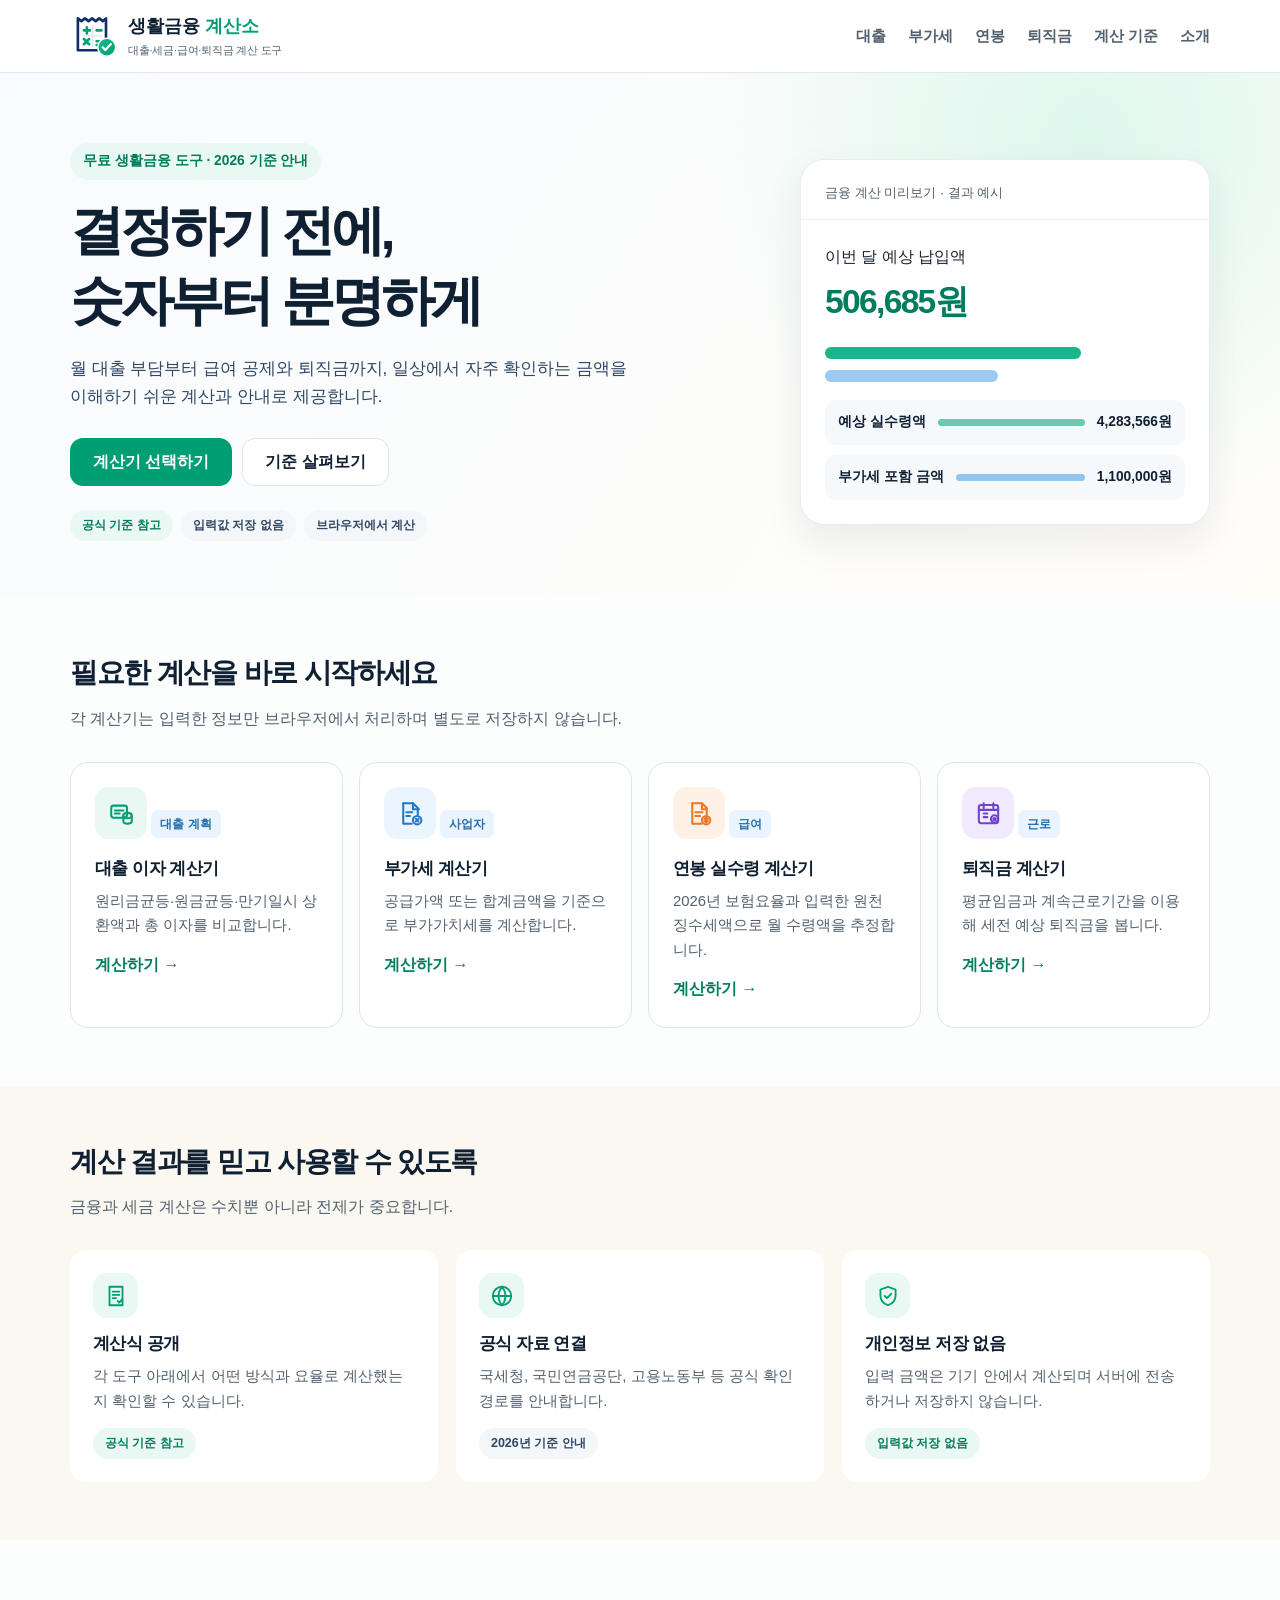
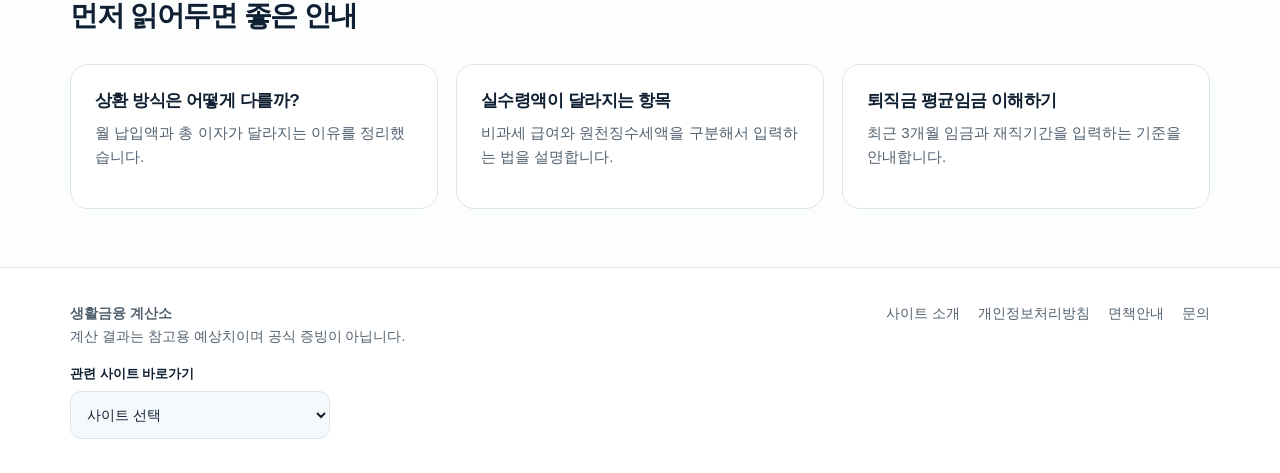
<file: index.html>
<!doctype html>
<html lang="ko">
<head>
  <meta charset="utf-8">
  <meta name="viewport" content="width=device-width, initial-scale=1">
  <title>생활금융 계산소 | 대출·부가세·연봉·퇴직금 계산기</title>
  <meta name="description" content="대출 상환액, 부가가치세, 연봉 실수령 추정액, 퇴직금 예상액을 한곳에서 확인하는 무료 생활금융 계산기입니다.">
  <link rel="icon" type="image/svg+xml" href="assets/favicon.svg?v=2">
  <link rel="stylesheet" href="assets/styles.css?v=9">
</head>
<body>
  <header class="site-header">
    <nav class="nav container" aria-label="주요 메뉴">
      <a class="brand" href="index.html"><span class="brand-mark"><img src="assets/logo-mark.svg?v=2" alt=""></span><span class="brand-copy"><span class="brand-title">생활금융 <em>계산소</em></span><small>대출·세금·급여·퇴직금 계산 도구</small></span></a>
      <div class="nav-links">
        <a href="loan.html">대출</a>
        <a href="vat.html">부가세</a>
        <a href="salary.html">연봉</a>
        <a href="severance.html">퇴직금</a>
        <a href="guide.html">계산 기준</a>
        <a href="about.html">소개</a>
      </div>
    </nav>
  </header>
  <main>
    <section class="hero">
      <div class="container hero-grid">
        <div>
          <span class="eyebrow">무료 생활금융 도구 · 2026 기준 안내</span>
          <h1>결정하기 전에,<br>숫자부터 분명하게</h1>
          <p class="lead">월 대출 부담부터 급여 공제와 퇴직금까지, 일상에서 자주 확인하는 금액을 이해하기 쉬운 계산과 안내로 제공합니다.</p>
          <div class="button-row">
            <a class="btn" href="#calculators">계산기 선택하기</a>
            <a class="btn btn-secondary" href="guide.html">기준 살펴보기</a>
          </div>
          <div class="trust-pills" aria-label="사이트 신뢰 안내">
            <span class="trust-pill">공식 기준 참고</span>
            <span class="trust-pill soft">입력값 저장 없음</span>
            <span class="trust-pill soft">브라우저에서 계산</span>
          </div>
        </div>
        <div class="hero-preview" aria-hidden="true">
          <div class="preview-top">금융 계산 미리보기 · 결과 예시</div>
          <div class="preview-result">
            <span>이번 달 예상 납입액</span>
            <strong>506,685원</strong>
            <div class="preview-bars">
              <div class="bar mint"></div>
              <div class="bar blue"></div>
            </div>
            <div class="mini-stack">
              <div class="mini-metric mint"><span>예상 실수령액</span><i></i><b>4,283,566원</b></div>
              <div class="mini-metric"><span>부가세 포함 금액</span><i></i><b>1,100,000원</b></div>
            </div>
          </div>
        </div>
      </div>
    </section>
    <section class="section" id="calculators">
      <div class="container">
        <div class="section-head">
          <h2>필요한 계산을 바로 시작하세요</h2>
          <p>각 계산기는 입력한 정보만 브라우저에서 처리하며 별도로 저장하지 않습니다.</p>
        </div>
        <div class="tool-grid">
          <a class="tool-card" href="loan.html">
            <span class="tool-icon"><svg class="icon-stroke" viewBox="0 0 24 24" aria-hidden="true"><rect x="3.5" y="5.5" width="13" height="10" rx="2"/><path d="M6.5 9.5h7M6.5 12h4M17 11.5c2 0 3.5 1 3.5 2.2S19 16 17 16s-3.5-1-3.5-2.3S15 11.5 17 11.5Z"/><path d="M13.5 13.7v4.6c0 1.2 1.5 2.2 3.5 2.2s3.5-1 3.5-2.2v-4.6"/></svg></span>
            <span class="tag">대출 계획</span>
            <h3>대출 이자 계산기</h3>
            <p>원리금균등·원금균등·만기일시 상환액과 총 이자를 비교합니다.</p>
            <span class="arrow">계산하기 →</span>
          </a>
          <a class="tool-card" href="vat.html">
            <span class="tool-icon"><svg class="icon-stroke" viewBox="0 0 24 24" aria-hidden="true"><path d="M6 3.5h8l4 4V13"/><path d="M6 3.5v17h7"/><path d="M14 3.5v5h5"/><path d="M8.5 11h5M8.5 14h3"/><circle cx="17.5" cy="17.5" r="3.5"/><path d="m16.3 18.7 2.4-2.4M16.4 16.3h.1M18.5 18.7h.1"/></svg></span>
            <span class="tag">사업자</span>
            <h3>부가세 계산기</h3>
            <p>공급가액 또는 합계금액을 기준으로 부가가치세를 계산합니다.</p>
            <span class="arrow">계산하기 →</span>
          </a>
          <a class="tool-card" href="salary.html">
            <span class="tool-icon"><svg class="icon-stroke" viewBox="0 0 24 24" aria-hidden="true"><path d="M6 3.5h8l4 4V13"/><path d="M6 3.5v17h8"/><path d="M14 3.5v5h4"/><path d="M8.5 11h6M8.5 14h4"/><circle cx="17.5" cy="17.5" r="3.5"/><path d="M16 16.5h3M16 18.5h3M16.8 15.5l.7 4M18.2 15.5l-.7 4"/></svg></span>
            <span class="tag">급여</span>
            <h3>연봉 실수령 계산기</h3>
            <p>2026년 보험요율과 입력한 원천징수세액으로 월 수령액을 추정합니다.</p>
            <span class="arrow">계산하기 →</span>
          </a>
          <a class="tool-card" href="severance.html">
            <span class="tool-icon"><svg class="icon-stroke" viewBox="0 0 24 24" aria-hidden="true"><rect x="4" y="5" width="16" height="15" rx="2"/><path d="M8 3.5v4M16 3.5v4M4 9h16M8 12h3M8 15h3"/><circle cx="17" cy="16.5" r="3"/><path d="M16 16h2M16 17.5h2"/></svg></span>
            <span class="tag">근로</span>
            <h3>퇴직금 계산기</h3>
            <p>평균임금과 계속근로기간을 이용해 세전 예상 퇴직금을 봅니다.</p>
            <span class="arrow">계산하기 →</span>
          </a>
        </div>
      </div>
    </section>
    <section class="section alt">
      <div class="container">
        <div class="section-head">
          <h2>계산 결과를 믿고 사용할 수 있도록</h2>
          <p>금융과 세금 계산은 수치뿐 아니라 전제가 중요합니다.</p>
        </div>
        <div class="feature-grid">
          <div class="feature"><span class="feature-icon"><svg class="icon-stroke" viewBox="0 0 24 24" aria-hidden="true"><path d="M6 3.5h12v17H6z"/><path d="M9 8h6M9 11h6M9 14h3M13.5 16.5l1.5 1.5 3-3"/></svg></span><h3>계산식 공개</h3><p>각 도구 아래에서 어떤 방식과 요율로 계산했는지 확인할 수 있습니다.</p><span class="trust-pill">공식 기준 참고</span></div>
          <div class="feature"><span class="feature-icon"><svg class="icon-stroke" viewBox="0 0 24 24" aria-hidden="true"><circle cx="12" cy="12" r="8.5"/><path d="M3.5 12h17M12 3.5a13 13 0 0 1 0 17M12 3.5a13 13 0 0 0 0 17"/></svg></span><h3>공식 자료 연결</h3><p>국세청, 국민연금공단, 고용노동부 등 공식 확인 경로를 안내합니다.</p><span class="trust-pill soft">2026년 기준 안내</span></div>
          <div class="feature"><span class="feature-icon"><svg class="icon-stroke" viewBox="0 0 24 24" aria-hidden="true"><path d="M12 3.5 19 6v5.5c0 4.3-2.7 7.5-7 9-4.3-1.5-7-4.7-7-9V6l7-2.5Z"/><path d="m9 12 2 2 4-4"/></svg></span><h3>개인정보 저장 없음</h3><p>입력 금액은 기기 안에서 계산되며 서버에 전송하거나 저장하지 않습니다.</p><span class="trust-pill">입력값 저장 없음</span></div>
        </div>
      </div>
    </section>
    <section class="section">
      <div class="container">
        <div class="section-head">
          <h2>먼저 읽어두면 좋은 안내</h2>
        </div>
        <div class="article-grid">
          <a class="article-card" href="guide.html#loan"><h3>상환 방식은 어떻게 다를까?</h3><p>월 납입액과 총 이자가 달라지는 이유를 정리했습니다.</p></a>
          <a class="article-card" href="guide.html#salary"><h3>실수령액이 달라지는 항목</h3><p>비과세 급여와 원천징수세액을 구분해서 입력하는 법을 설명합니다.</p></a>
          <a class="article-card" href="guide.html#severance"><h3>퇴직금 평균임금 이해하기</h3><p>최근 3개월 임금과 재직기간을 입력하는 기준을 안내합니다.</p></a>
        </div>
      </div>
    </section>
  </main>
  <footer class="site-footer">
    <div class="container footer-grid">
      <div class="footer-summary"><strong>생활금융 계산소</strong><br>계산 결과는 참고용 예상치이며 공식 증빙이 아닙니다.<div class="family-site-switcher"><label><span>관련 사이트 바로가기</span><select data-family-site-select aria-label="관련 사이트 바로가기"><option value="">사이트 선택</option><option value="https://tools.dailychecklab.com/file-tools/">파일계산소</option><option value="https://bodyindexlab.com/">BodyIndexLab</option><option value="https://money.dailychecklab.com/">생활금융 계산소</option><option value="https://tools.dailychecklab.com/">생활계산소</option></select></label></div></div>
      <div class="footer-links">
        <a href="about.html">사이트 소개</a>
        <a href="privacy.html">개인정보처리방침</a>
        <a href="disclaimer.html">면책안내</a>
        <a href="contact.html">문의</a>
      </div>
    </div>
  </footer>
  <script src="assets/app.js?v=4"></script>
</body>
</html>
</file>
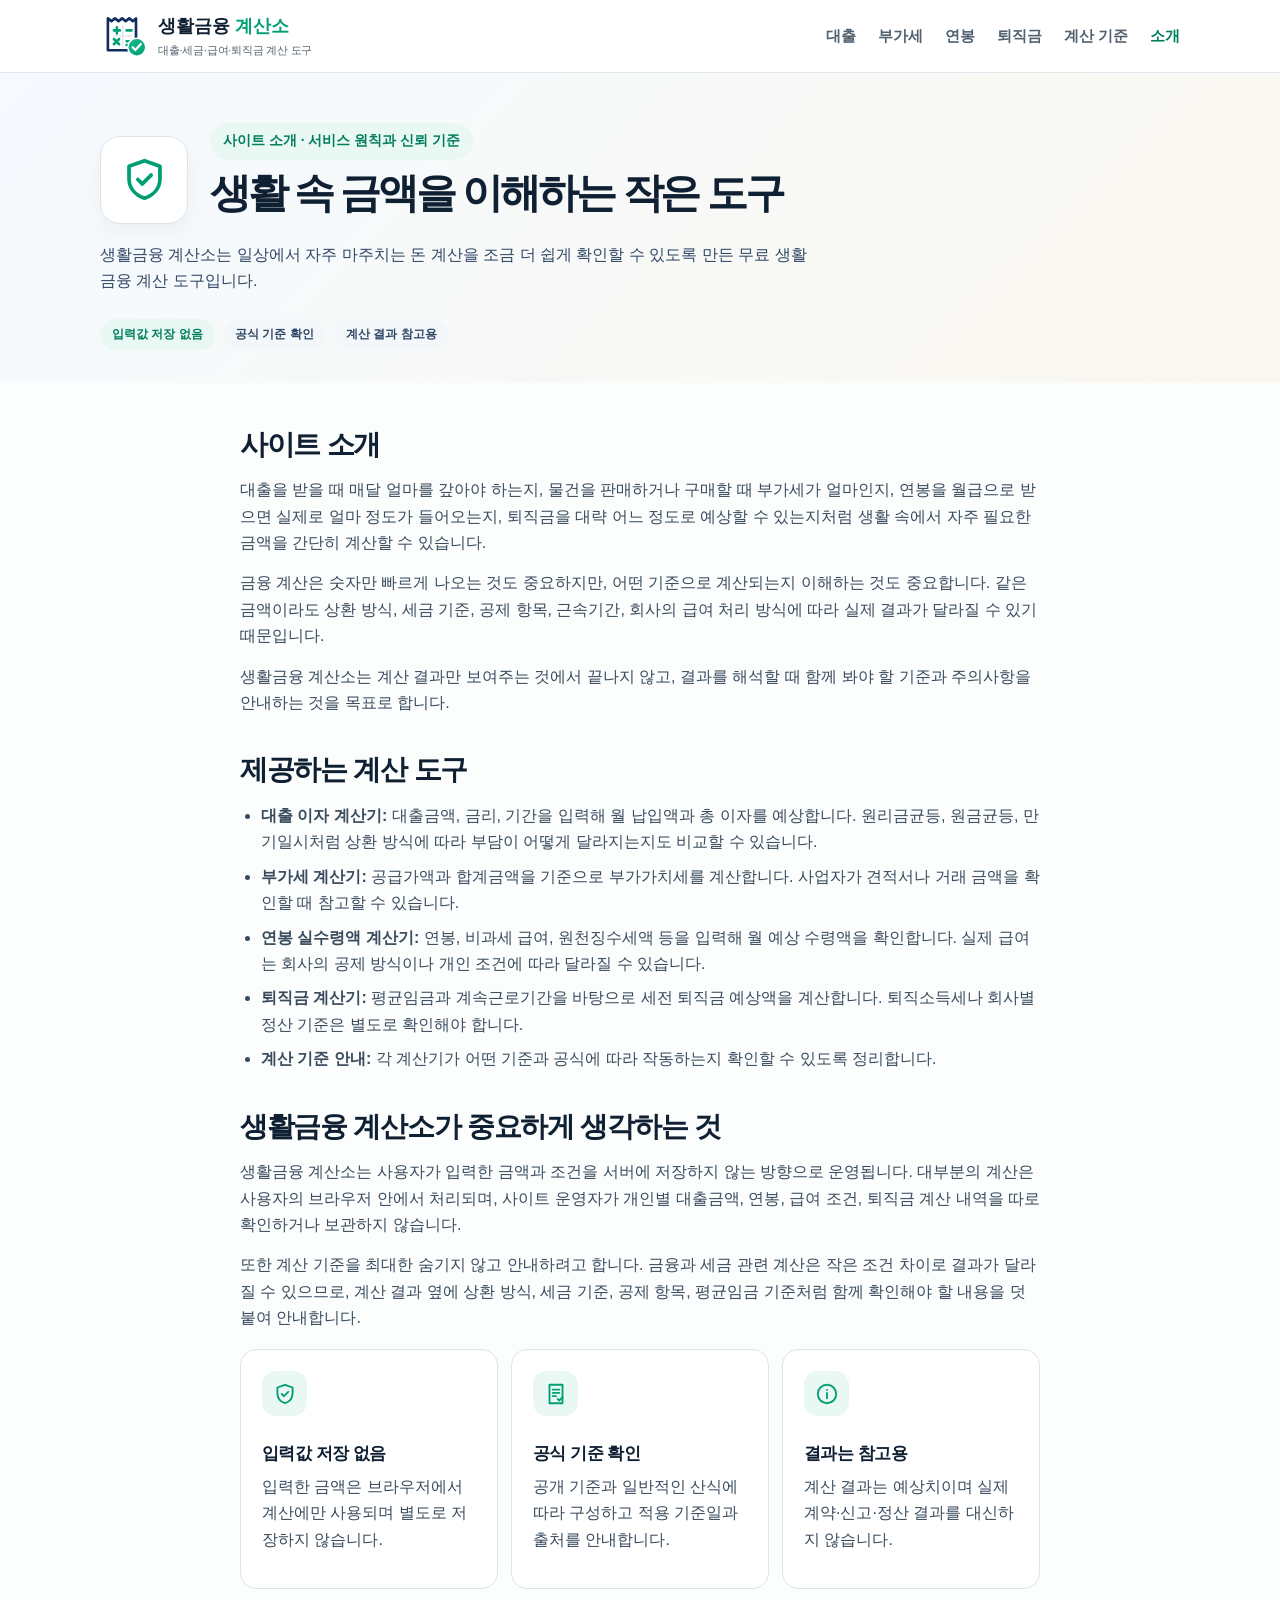
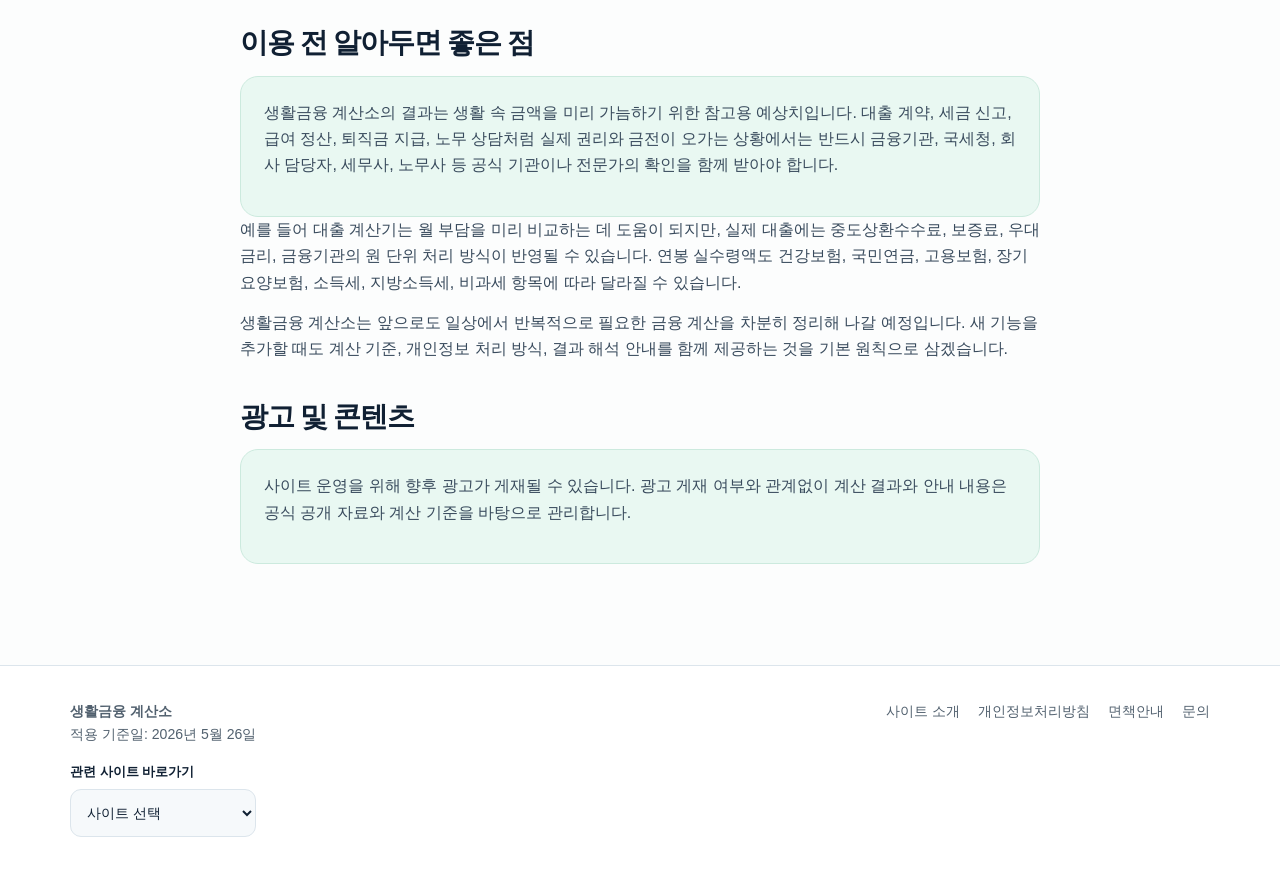
<file: about.html>
<!doctype html>
<html lang="ko">
<head>
  <meta charset="utf-8">
  <meta name="viewport" content="width=device-width, initial-scale=1">
  <title>사이트 소개 | 생활금융 계산소</title>
  <meta name="description" content="생활금융 계산소가 제공하는 대출, 부가세, 연봉 실수령액, 퇴직금 계산 도구와 참고용 계산 결과의 이용 기준을 안내합니다.">
  <link rel="icon" type="image/svg+xml" href="assets/favicon.svg?v=2">
  <link rel="stylesheet" href="assets/styles.css?v=10">
</head>
<body class="info-page">
  <header class="site-header">
    <nav class="nav container" aria-label="주요 메뉴">
      <a class="brand" href="index.html"><span class="brand-mark"><img src="assets/logo-mark.svg?v=2" alt=""></span><span class="brand-copy"><span class="brand-title">생활금융 <em>계산소</em></span><small>대출·세금·급여·퇴직금 계산 도구</small></span></a>
      <div class="nav-links">
        <a href="loan.html">대출</a><a href="vat.html">부가세</a><a href="salary.html">연봉</a><a href="severance.html">퇴직금</a><a href="guide.html">계산 기준</a><a href="about.html" aria-current="page">소개</a>
      </div>
    </nav>
  </header>
  <main>
    <section class="page-head compact">
      <div class="container">
        <div class="page-intro"><span class="page-icon"><svg class="icon-stroke"><use href="assets/icons.svg?v=2#shield"/></svg></span><div><span class="eyebrow">사이트 소개 · 서비스 원칙과 신뢰 기준</span><h1>생활 속 금액을 이해하는 작은 도구</h1></div></div>
        <p>생활금융 계산소는 일상에서 자주 마주치는 돈 계산을 조금 더 쉽게 확인할 수 있도록 만든 무료 생활금융 계산 도구입니다.</p>
        <div class="trust-pills"><span class="trust-pill">입력값 저장 없음</span><span class="trust-pill soft">공식 기준 확인</span><span class="trust-pill soft">계산 결과 참고용</span></div>
      </div>
    </section>
    <article class="container info-content">
      <section>
        <h2>사이트 소개</h2>
        <p>대출을 받을 때 매달 얼마를 갚아야 하는지, 물건을 판매하거나 구매할 때 부가세가 얼마인지, 연봉을 월급으로 받으면 실제로 얼마 정도가 들어오는지, 퇴직금을 대략 어느 정도로 예상할 수 있는지처럼 생활 속에서 자주 필요한 금액을 간단히 계산할 수 있습니다.</p>
        <p>금융 계산은 숫자만 빠르게 나오는 것도 중요하지만, 어떤 기준으로 계산되는지 이해하는 것도 중요합니다. 같은 금액이라도 상환 방식, 세금 기준, 공제 항목, 근속기간, 회사의 급여 처리 방식에 따라 실제 결과가 달라질 수 있기 때문입니다.</p>
        <p>생활금융 계산소는 계산 결과만 보여주는 것에서 끝나지 않고, 결과를 해석할 때 함께 봐야 할 기준과 주의사항을 안내하는 것을 목표로 합니다.</p>
      </section>
      <section>
        <h2>제공하는 계산 도구</h2>
        <ul class="clean-list">
          <li><strong>대출 이자 계산기:</strong> 대출금액, 금리, 기간을 입력해 월 납입액과 총 이자를 예상합니다. 원리금균등, 원금균등, 만기일시처럼 상환 방식에 따라 부담이 어떻게 달라지는지도 비교할 수 있습니다.</li>
          <li><strong>부가세 계산기:</strong> 공급가액과 합계금액을 기준으로 부가가치세를 계산합니다. 사업자가 견적서나 거래 금액을 확인할 때 참고할 수 있습니다.</li>
          <li><strong>연봉 실수령액 계산기:</strong> 연봉, 비과세 급여, 원천징수세액 등을 입력해 월 예상 수령액을 확인합니다. 실제 급여는 회사의 공제 방식이나 개인 조건에 따라 달라질 수 있습니다.</li>
          <li><strong>퇴직금 계산기:</strong> 평균임금과 계속근로기간을 바탕으로 세전 퇴직금 예상액을 계산합니다. 퇴직소득세나 회사별 정산 기준은 별도로 확인해야 합니다.</li>
          <li><strong>계산 기준 안내:</strong> 각 계산기가 어떤 기준과 공식에 따라 작동하는지 확인할 수 있도록 정리합니다.</li>
        </ul>
      </section>
      <section>
        <h2>생활금융 계산소가 중요하게 생각하는 것</h2>
        <p>생활금융 계산소는 사용자가 입력한 금액과 조건을 서버에 저장하지 않는 방향으로 운영됩니다. 대부분의 계산은 사용자의 브라우저 안에서 처리되며, 사이트 운영자가 개인별 대출금액, 연봉, 급여 조건, 퇴직금 계산 내역을 따로 확인하거나 보관하지 않습니다.</p>
        <p>또한 계산 기준을 최대한 숨기지 않고 안내하려고 합니다. 금융과 세금 관련 계산은 작은 조건 차이로 결과가 달라질 수 있으므로, 계산 결과 옆에 상환 방식, 세금 기준, 공제 항목, 평균임금 기준처럼 함께 확인해야 할 내용을 덧붙여 안내합니다.</p>
        <div class="principle-grid">
          <div class="principle-card"><span class="feature-icon"><svg class="icon-stroke"><use href="assets/icons.svg?v=2#shield"/></svg></span><h3>입력값 저장 없음</h3><p>입력한 금액은 브라우저에서 계산에만 사용되며 별도로 저장하지 않습니다.</p></div>
          <div class="principle-card"><span class="feature-icon"><svg class="icon-stroke"><use href="assets/icons.svg?v=2#guide"/></svg></span><h3>공식 기준 확인</h3><p>공개 기준과 일반적인 산식에 따라 구성하고 적용 기준일과 출처를 안내합니다.</p></div>
          <div class="principle-card"><span class="feature-icon"><svg class="icon-stroke"><use href="assets/icons.svg?v=2#info"/></svg></span><h3>결과는 참고용</h3><p>계산 결과는 예상치이며 실제 계약·신고·정산 결과를 대신하지 않습니다.</p></div>
        </div>
      </section>
      <section>
        <h2>이용 전 알아두면 좋은 점</h2>
        <div class="highlight-card">
          <p>생활금융 계산소의 결과는 생활 속 금액을 미리 가늠하기 위한 참고용 예상치입니다. 대출 계약, 세금 신고, 급여 정산, 퇴직금 지급, 노무 상담처럼 실제 권리와 금전이 오가는 상황에서는 반드시 금융기관, 국세청, 회사 담당자, 세무사, 노무사 등 공식 기관이나 전문가의 확인을 함께 받아야 합니다.</p>
        </div>
        <p>예를 들어 대출 계산기는 월 부담을 미리 비교하는 데 도움이 되지만, 실제 대출에는 중도상환수수료, 보증료, 우대금리, 금융기관의 원 단위 처리 방식이 반영될 수 있습니다. 연봉 실수령액도 건강보험, 국민연금, 고용보험, 장기요양보험, 소득세, 지방소득세, 비과세 항목에 따라 달라질 수 있습니다.</p>
        <p>생활금융 계산소는 앞으로도 일상에서 반복적으로 필요한 금융 계산을 차분히 정리해 나갈 예정입니다. 새 기능을 추가할 때도 계산 기준, 개인정보 처리 방식, 결과 해석 안내를 함께 제공하는 것을 기본 원칙으로 삼겠습니다.</p>
      </section>
      <section>
        <h2>광고 및 콘텐츠</h2>
        <div class="highlight-card"><p>사이트 운영을 위해 향후 광고가 게재될 수 있습니다. 광고 게재 여부와 관계없이 계산 결과와 안내 내용은 공식 공개 자료와 계산 기준을 바탕으로 관리합니다.</p></div>
      </section>
    </article>
  </main>
  <footer class="site-footer"><div class="container footer-grid"><div class="footer-summary"><strong>생활금융 계산소</strong><br>적용 기준일: 2026년 5월 26일<div class="family-site-switcher"><label><span>관련 사이트 바로가기</span><select data-family-site-select aria-label="관련 사이트 바로가기"><option value="">사이트 선택</option><option value="https://tools.dailychecklab.com/file-tools/">파일계산소</option><option value="https://bodyindexlab.com/">BodyIndexLab</option><option value="https://money.dailychecklab.com/">생활금융 계산소</option><option value="https://tools.dailychecklab.com/">생활계산소</option></select></label></div></div><div class="footer-links"><a href="about.html">사이트 소개</a><a href="privacy.html">개인정보처리방침</a><a href="disclaimer.html">면책안내</a><a href="contact.html">문의</a></div></div></footer>
  <script src="assets/app.js?v=4"></script>
</body>
</html>
</file>
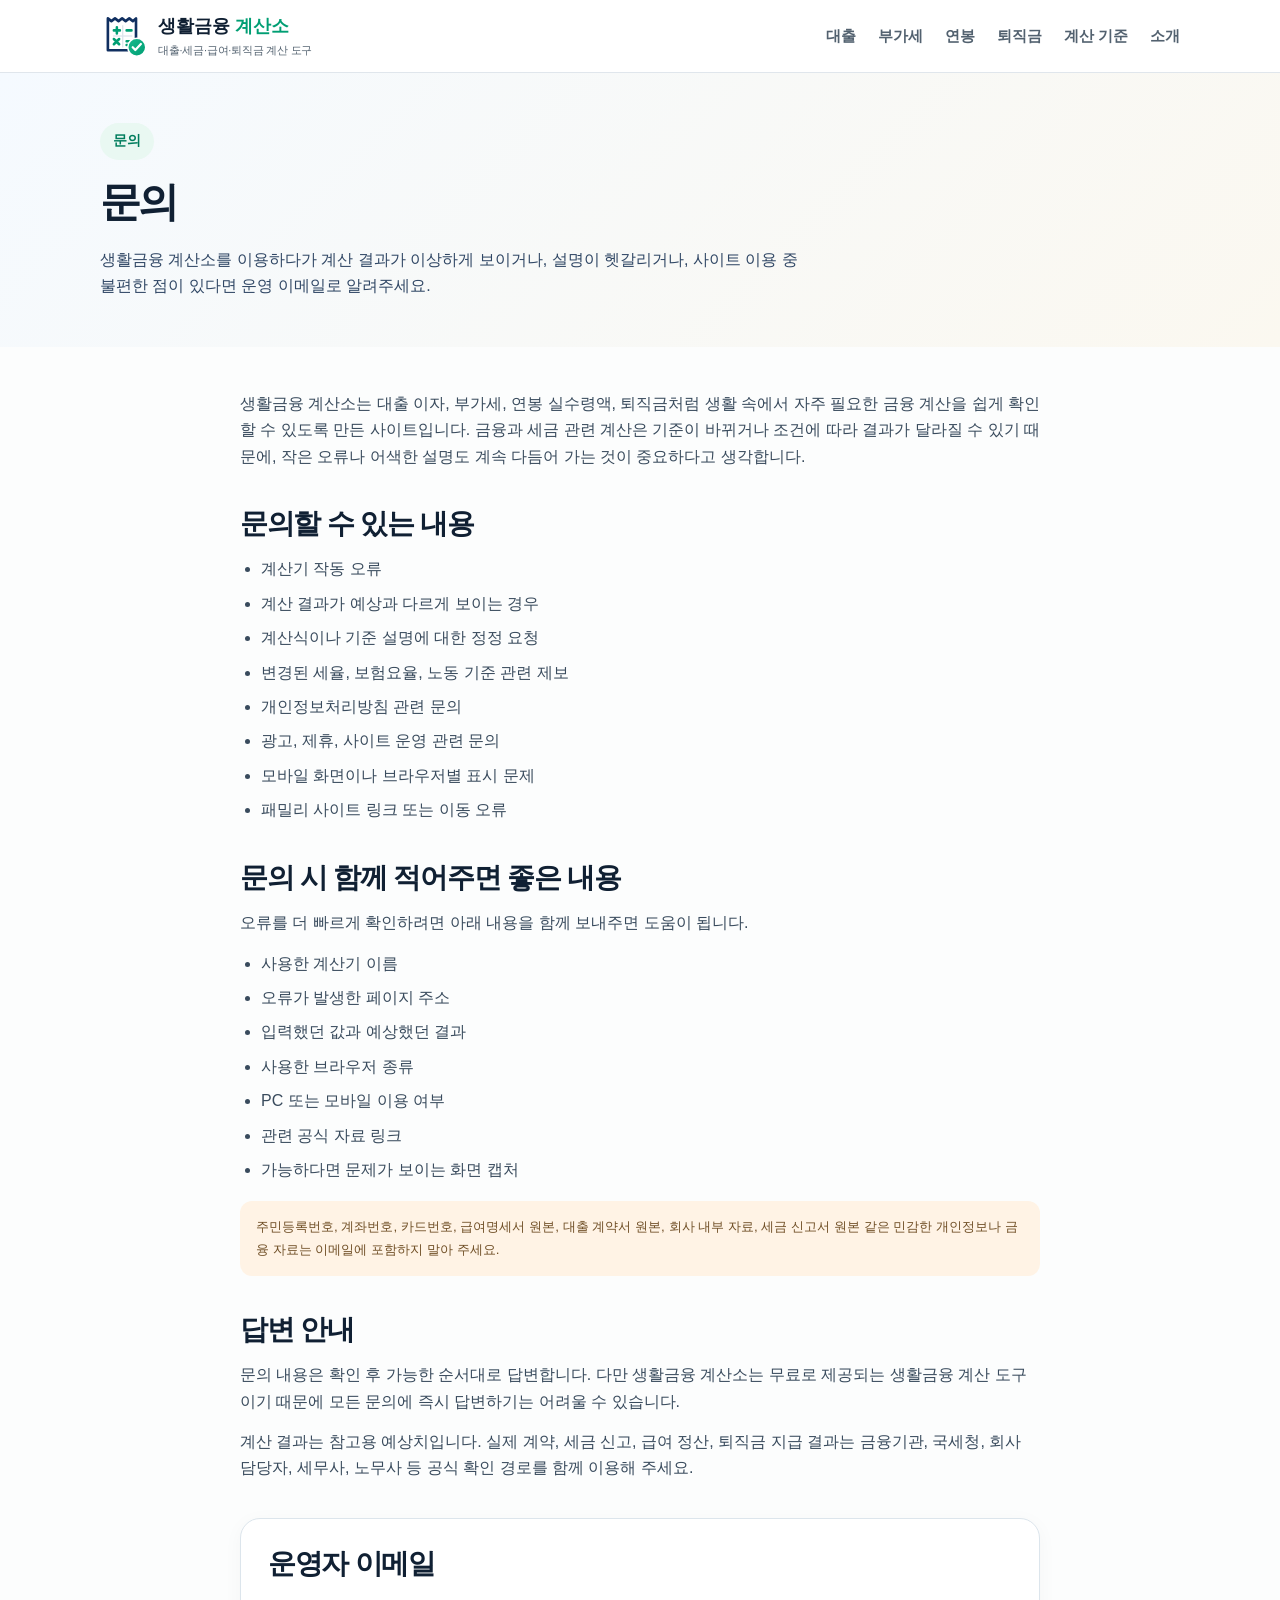
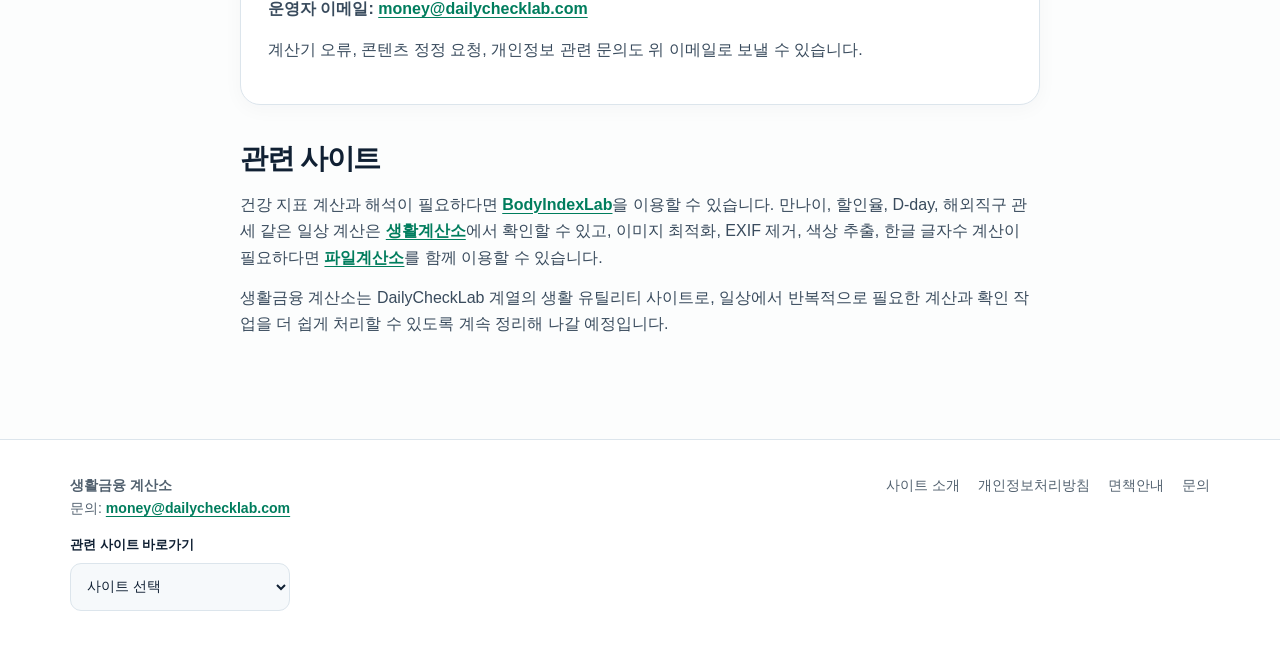
<file: contact.html>
<!doctype html>
<html lang="ko">
<head>
  <meta charset="utf-8">
  <meta name="viewport" content="width=device-width, initial-scale=1">
  <title>문의 | 생활금융 계산소</title>
  <meta name="description" content="생활금융 계산소의 계산기 오류 제보, 콘텐츠 정정 요청, 개인정보 문의, 광고·제휴 및 사이트 운영 문의 안내입니다.">
  <link rel="icon" type="image/svg+xml" href="assets/favicon.svg?v=2">
  <link rel="stylesheet" href="assets/styles.css?v=10">
</head>
<body class="info-page">
  <header class="site-header">
    <nav class="nav container" aria-label="주요 메뉴">
      <a class="brand" href="index.html"><span class="brand-mark"><img src="assets/logo-mark.svg?v=2" alt=""></span><span class="brand-copy"><span class="brand-title">생활금융 <em>계산소</em></span><small>대출·세금·급여·퇴직금 계산 도구</small></span></a>
      <div class="nav-links"><a href="loan.html">대출</a><a href="vat.html">부가세</a><a href="salary.html">연봉</a><a href="severance.html">퇴직금</a><a href="guide.html">계산 기준</a><a href="about.html">소개</a></div>
    </nav>
  </header>
  <main>
    <section class="page-head">
      <div class="container">
        <span class="eyebrow">문의</span>
        <h1>문의</h1>
        <p>생활금융 계산소를 이용하다가 계산 결과가 이상하게 보이거나, 설명이 헷갈리거나, 사이트 이용 중 불편한 점이 있다면 운영 이메일로 알려주세요.</p>
      </div>
    </section>
    <article class="container info-content">
      <section>
        <p>생활금융 계산소는 대출 이자, 부가세, 연봉 실수령액, 퇴직금처럼 생활 속에서 자주 필요한 금융 계산을 쉽게 확인할 수 있도록 만든 사이트입니다. 금융과 세금 관련 계산은 기준이 바뀌거나 조건에 따라 결과가 달라질 수 있기 때문에, 작은 오류나 어색한 설명도 계속 다듬어 가는 것이 중요하다고 생각합니다.</p>
      </section>
      <section>
        <h2>문의할 수 있는 내용</h2>
        <ul class="clean-list">
          <li>계산기 작동 오류</li>
          <li>계산 결과가 예상과 다르게 보이는 경우</li>
          <li>계산식이나 기준 설명에 대한 정정 요청</li>
          <li>변경된 세율, 보험요율, 노동 기준 관련 제보</li>
          <li>개인정보처리방침 관련 문의</li>
          <li>광고, 제휴, 사이트 운영 관련 문의</li>
          <li>모바일 화면이나 브라우저별 표시 문제</li>
          <li>패밀리 사이트 링크 또는 이동 오류</li>
        </ul>
      </section>
      <section>
        <h2>문의 시 함께 적어주면 좋은 내용</h2>
        <p>오류를 더 빠르게 확인하려면 아래 내용을 함께 보내주면 도움이 됩니다.</p>
        <ul class="clean-list">
          <li>사용한 계산기 이름</li>
          <li>오류가 발생한 페이지 주소</li>
          <li>입력했던 값과 예상했던 결과</li>
          <li>사용한 브라우저 종류</li>
          <li>PC 또는 모바일 이용 여부</li>
          <li>관련 공식 자료 링크</li>
          <li>가능하다면 문제가 보이는 화면 캡처</li>
        </ul>
        <p class="notice warning">주민등록번호, 계좌번호, 카드번호, 급여명세서 원본, 대출 계약서 원본, 회사 내부 자료, 세금 신고서 원본 같은 민감한 개인정보나 금융 자료는 이메일에 포함하지 말아 주세요.</p>
      </section>
      <section>
        <h2>답변 안내</h2>
        <p>문의 내용은 확인 후 가능한 순서대로 답변합니다. 다만 생활금융 계산소는 무료로 제공되는 생활금융 계산 도구이기 때문에 모든 문의에 즉시 답변하기는 어려울 수 있습니다.</p>
        <p>계산 결과는 참고용 예상치입니다. 실제 계약, 세금 신고, 급여 정산, 퇴직금 지급 결과는 금융기관, 국세청, 회사 담당자, 세무사, 노무사 등 공식 확인 경로를 함께 이용해 주세요.</p>
      </section>
      <section class="panel">
        <h2>운영자 이메일</h2>
        <p><strong>운영자 이메일:</strong> <a class="text-link" href="mailto:money@dailychecklab.com">money@dailychecklab.com</a></p>
        <p>계산기 오류, 콘텐츠 정정 요청, 개인정보 관련 문의도 위 이메일로 보낼 수 있습니다.</p>
      </section>
      <section>
        <h2>관련 사이트</h2>
        <p>건강 지표 계산과 해석이 필요하다면 <a class="text-link" href="https://bodyindexlab.com/" target="_blank" rel="noopener">BodyIndexLab</a>을 이용할 수 있습니다. 만나이, 할인율, D-day, 해외직구 관세 같은 일상 계산은 <a class="text-link" href="https://tools.dailychecklab.com/" target="_blank" rel="noopener">생활계산소</a>에서 확인할 수 있고, 이미지 최적화, EXIF 제거, 색상 추출, 한글 글자수 계산이 필요하다면 <a class="text-link" href="https://tools.dailychecklab.com/file-tools/" target="_blank" rel="noopener">파일계산소</a>를 함께 이용할 수 있습니다.</p>
        <p>생활금융 계산소는 DailyCheckLab 계열의 생활 유틸리티 사이트로, 일상에서 반복적으로 필요한 계산과 확인 작업을 더 쉽게 처리할 수 있도록 계속 정리해 나갈 예정입니다.</p>
      </section>
    </article>
  </main>
  <footer class="site-footer"><div class="container footer-grid"><div class="footer-summary"><strong>생활금융 계산소</strong><br>문의: <a class="text-link" href="mailto:money@dailychecklab.com">money@dailychecklab.com</a><div class="family-site-switcher"><label><span>관련 사이트 바로가기</span><select data-family-site-select aria-label="관련 사이트 바로가기"><option value="">사이트 선택</option><option value="https://tools.dailychecklab.com/file-tools/">파일계산소</option><option value="https://bodyindexlab.com/">BodyIndexLab</option><option value="https://money.dailychecklab.com/">생활금융 계산소</option><option value="https://tools.dailychecklab.com/">생활계산소</option></select></label></div></div><div class="footer-links"><a href="about.html">사이트 소개</a><a href="privacy.html">개인정보처리방침</a><a href="disclaimer.html">면책안내</a><a href="contact.html">문의</a></div></div></footer>
  <script src="assets/app.js?v=4"></script>
</body>
</html>
</file>
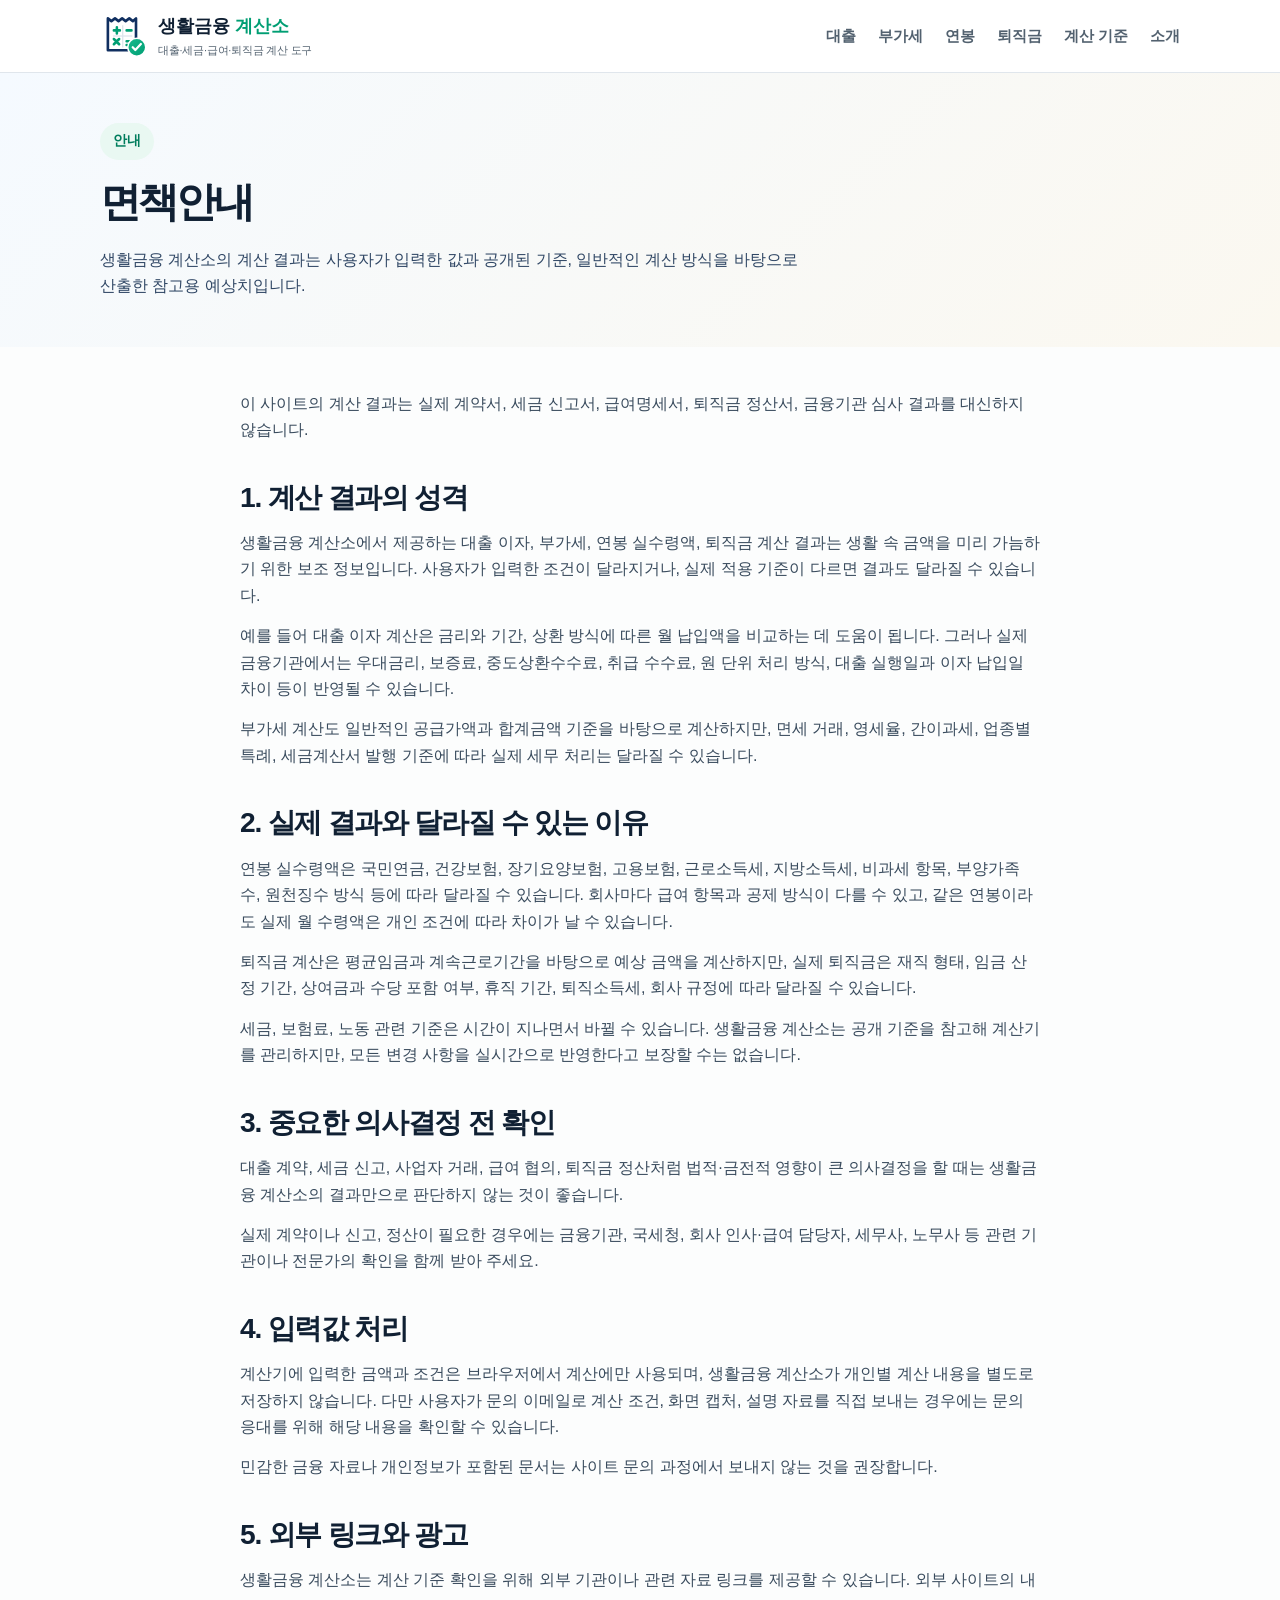
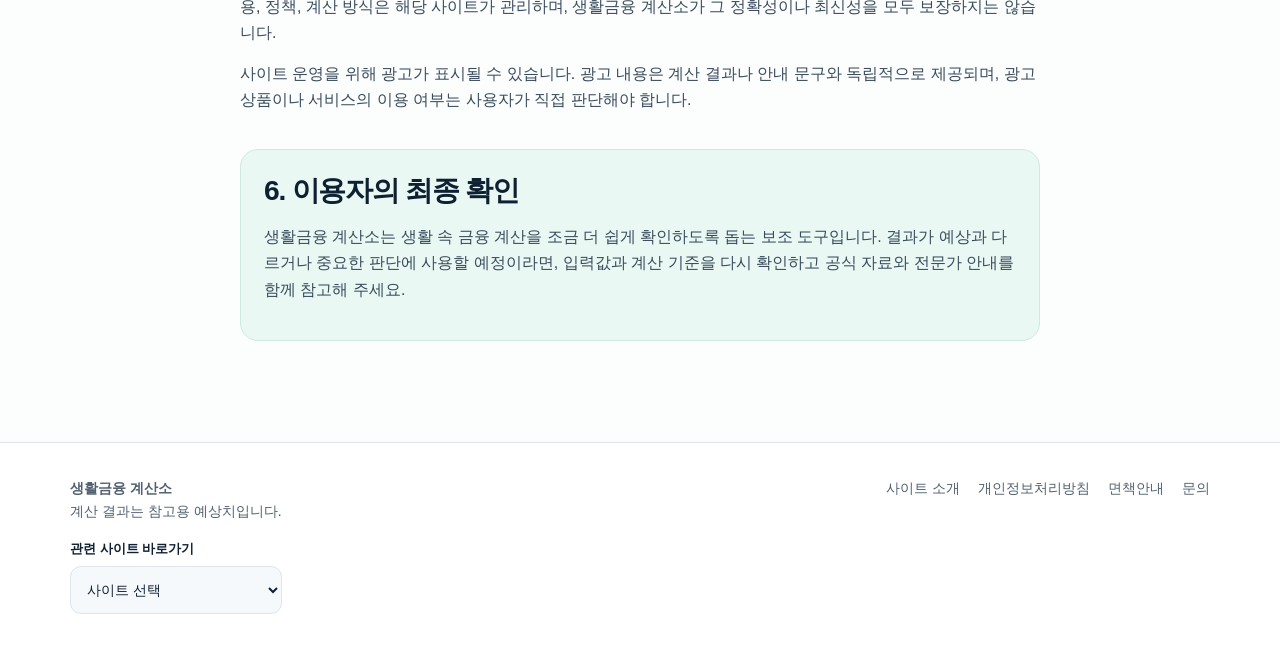
<file: disclaimer.html>
<!doctype html>
<html lang="ko">
<head>
  <meta charset="utf-8">
  <meta name="viewport" content="width=device-width, initial-scale=1">
  <title>면책안내 | 생활금융 계산소</title>
  <meta name="description" content="생활금융 계산소의 대출, 부가세, 연봉 실수령액, 퇴직금 계산 결과가 실제 계약, 신고, 정산 결과와 달라질 수 있는 이유를 안내합니다.">
  <link rel="icon" type="image/svg+xml" href="assets/favicon.svg?v=2">
  <link rel="stylesheet" href="assets/styles.css?v=10">
</head>
<body class="info-page">
  <header class="site-header">
    <nav class="nav container" aria-label="주요 메뉴">
      <a class="brand" href="index.html"><span class="brand-mark"><img src="assets/logo-mark.svg?v=2" alt=""></span><span class="brand-copy"><span class="brand-title">생활금융 <em>계산소</em></span><small>대출·세금·급여·퇴직금 계산 도구</small></span></a>
      <div class="nav-links"><a href="loan.html">대출</a><a href="vat.html">부가세</a><a href="salary.html">연봉</a><a href="severance.html">퇴직금</a><a href="guide.html">계산 기준</a><a href="about.html">소개</a></div>
    </nav>
  </header>
  <main>
    <section class="page-head">
      <div class="container">
        <span class="eyebrow">안내</span>
        <h1>면책안내</h1>
        <p>생활금융 계산소의 계산 결과는 사용자가 입력한 값과 공개된 기준, 일반적인 계산 방식을 바탕으로 산출한 참고용 예상치입니다.</p>
      </div>
    </section>
    <article class="container info-content">
      <section>
        <p>이 사이트의 계산 결과는 실제 계약서, 세금 신고서, 급여명세서, 퇴직금 정산서, 금융기관 심사 결과를 대신하지 않습니다.</p>
      </section>
      <section>
        <h2>1. 계산 결과의 성격</h2>
        <p>생활금융 계산소에서 제공하는 대출 이자, 부가세, 연봉 실수령액, 퇴직금 계산 결과는 생활 속 금액을 미리 가늠하기 위한 보조 정보입니다. 사용자가 입력한 조건이 달라지거나, 실제 적용 기준이 다르면 결과도 달라질 수 있습니다.</p>
        <p>예를 들어 대출 이자 계산은 금리와 기간, 상환 방식에 따른 월 납입액을 비교하는 데 도움이 됩니다. 그러나 실제 금융기관에서는 우대금리, 보증료, 중도상환수수료, 취급 수수료, 원 단위 처리 방식, 대출 실행일과 이자 납입일 차이 등이 반영될 수 있습니다.</p>
        <p>부가세 계산도 일반적인 공급가액과 합계금액 기준을 바탕으로 계산하지만, 면세 거래, 영세율, 간이과세, 업종별 특례, 세금계산서 발행 기준에 따라 실제 세무 처리는 달라질 수 있습니다.</p>
      </section>
      <section>
        <h2>2. 실제 결과와 달라질 수 있는 이유</h2>
        <p>연봉 실수령액은 국민연금, 건강보험, 장기요양보험, 고용보험, 근로소득세, 지방소득세, 비과세 항목, 부양가족 수, 원천징수 방식 등에 따라 달라질 수 있습니다. 회사마다 급여 항목과 공제 방식이 다를 수 있고, 같은 연봉이라도 실제 월 수령액은 개인 조건에 따라 차이가 날 수 있습니다.</p>
        <p>퇴직금 계산은 평균임금과 계속근로기간을 바탕으로 예상 금액을 계산하지만, 실제 퇴직금은 재직 형태, 임금 산정 기간, 상여금과 수당 포함 여부, 휴직 기간, 퇴직소득세, 회사 규정에 따라 달라질 수 있습니다.</p>
        <p>세금, 보험료, 노동 관련 기준은 시간이 지나면서 바뀔 수 있습니다. 생활금융 계산소는 공개 기준을 참고해 계산기를 관리하지만, 모든 변경 사항을 실시간으로 반영한다고 보장할 수는 없습니다.</p>
      </section>
      <section>
        <h2>3. 중요한 의사결정 전 확인</h2>
        <p>대출 계약, 세금 신고, 사업자 거래, 급여 협의, 퇴직금 정산처럼 법적·금전적 영향이 큰 의사결정을 할 때는 생활금융 계산소의 결과만으로 판단하지 않는 것이 좋습니다.</p>
        <p>실제 계약이나 신고, 정산이 필요한 경우에는 금융기관, 국세청, 회사 인사·급여 담당자, 세무사, 노무사 등 관련 기관이나 전문가의 확인을 함께 받아 주세요.</p>
      </section>
      <section>
        <h2>4. 입력값 처리</h2>
        <p>계산기에 입력한 금액과 조건은 브라우저에서 계산에만 사용되며, 생활금융 계산소가 개인별 계산 내용을 별도로 저장하지 않습니다. 다만 사용자가 문의 이메일로 계산 조건, 화면 캡처, 설명 자료를 직접 보내는 경우에는 문의 응대를 위해 해당 내용을 확인할 수 있습니다.</p>
        <p>민감한 금융 자료나 개인정보가 포함된 문서는 사이트 문의 과정에서 보내지 않는 것을 권장합니다.</p>
      </section>
      <section>
        <h2>5. 외부 링크와 광고</h2>
        <p>생활금융 계산소는 계산 기준 확인을 위해 외부 기관이나 관련 자료 링크를 제공할 수 있습니다. 외부 사이트의 내용, 정책, 계산 방식은 해당 사이트가 관리하며, 생활금융 계산소가 그 정확성이나 최신성을 모두 보장하지는 않습니다.</p>
        <p>사이트 운영을 위해 광고가 표시될 수 있습니다. 광고 내용은 계산 결과나 안내 문구와 독립적으로 제공되며, 광고 상품이나 서비스의 이용 여부는 사용자가 직접 판단해야 합니다.</p>
      </section>
      <section class="highlight-card">
        <h2>6. 이용자의 최종 확인</h2>
        <p>생활금융 계산소는 생활 속 금융 계산을 조금 더 쉽게 확인하도록 돕는 보조 도구입니다. 결과가 예상과 다르거나 중요한 판단에 사용할 예정이라면, 입력값과 계산 기준을 다시 확인하고 공식 자료와 전문가 안내를 함께 참고해 주세요.</p>
      </section>
    </article>
  </main>
  <footer class="site-footer"><div class="container footer-grid"><div class="footer-summary"><strong>생활금융 계산소</strong><br>계산 결과는 참고용 예상치입니다.<div class="family-site-switcher"><label><span>관련 사이트 바로가기</span><select data-family-site-select aria-label="관련 사이트 바로가기"><option value="">사이트 선택</option><option value="https://tools.dailychecklab.com/file-tools/">파일계산소</option><option value="https://bodyindexlab.com/">BodyIndexLab</option><option value="https://money.dailychecklab.com/">생활금융 계산소</option><option value="https://tools.dailychecklab.com/">생활계산소</option></select></label></div></div><div class="footer-links"><a href="about.html">사이트 소개</a><a href="privacy.html">개인정보처리방침</a><a href="disclaimer.html">면책안내</a><a href="contact.html">문의</a></div></div></footer>
  <script src="assets/app.js?v=4"></script>
</body>
</html>
</file>
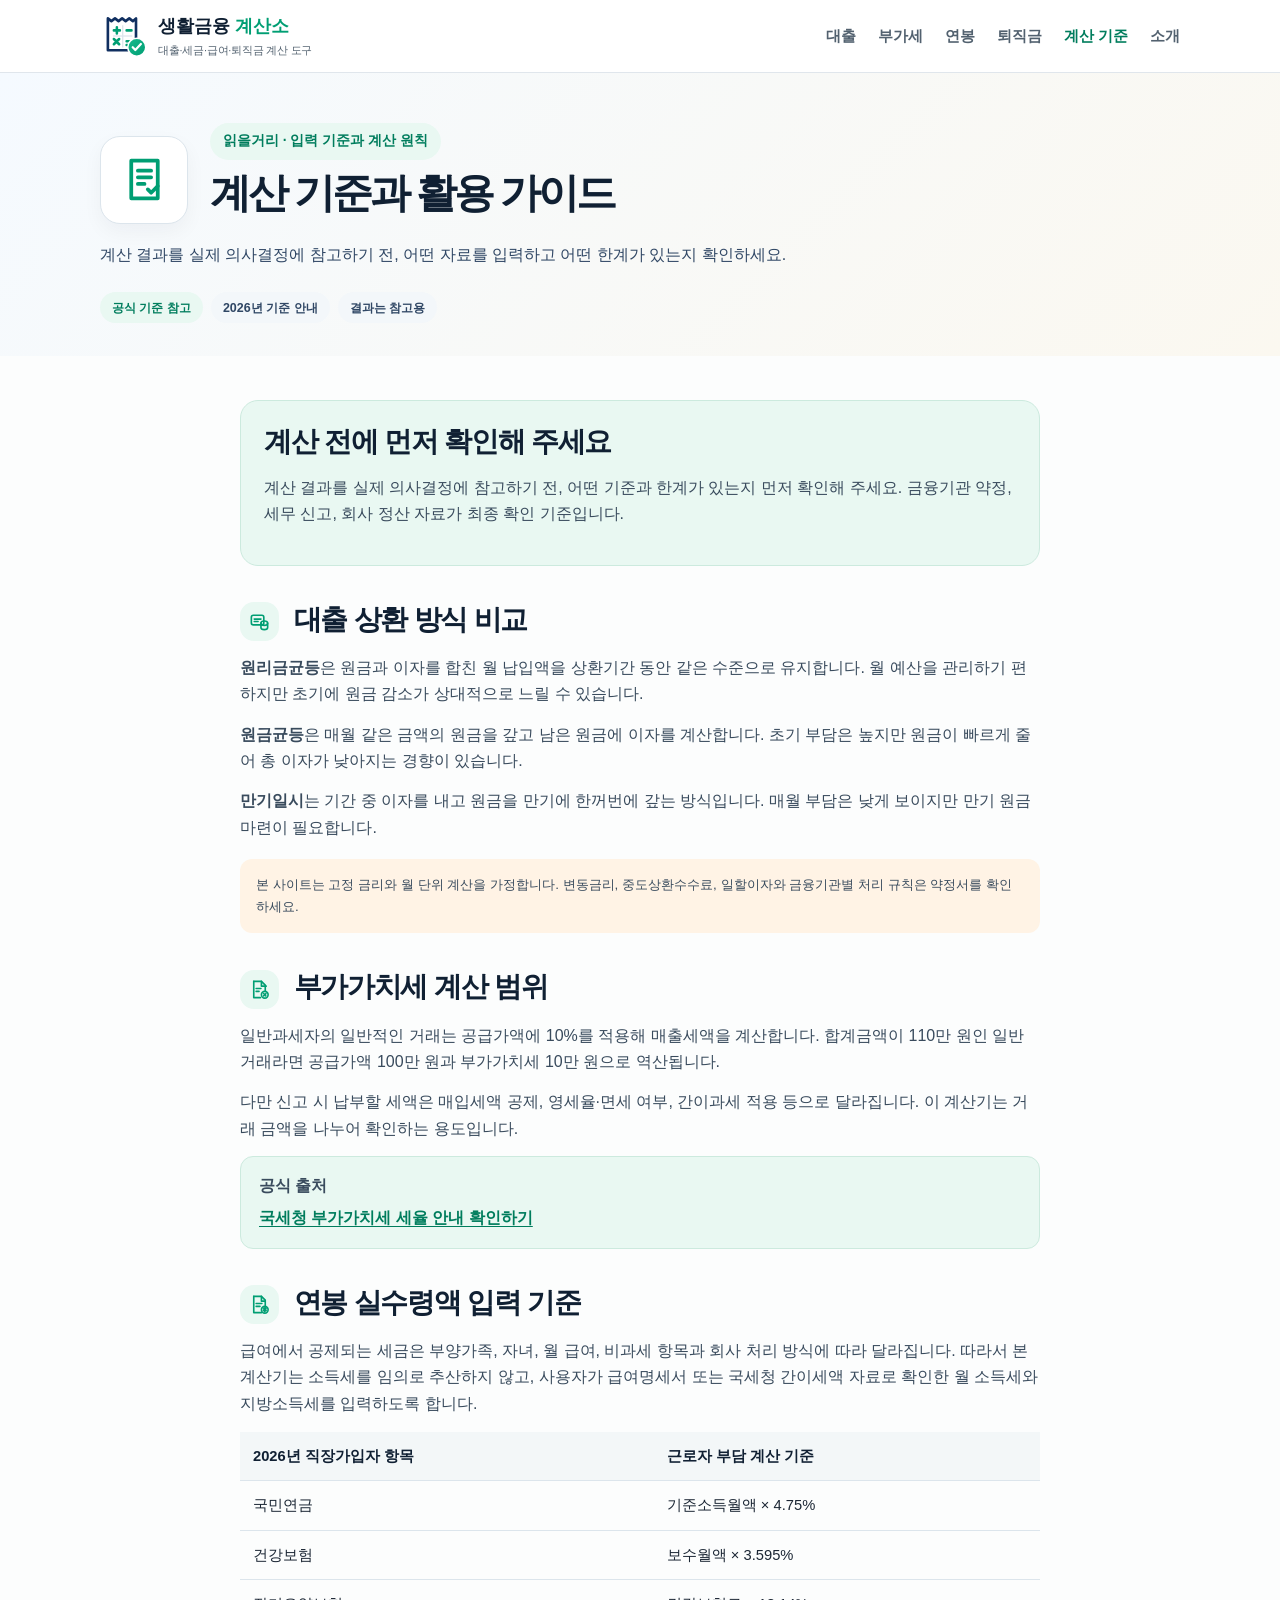
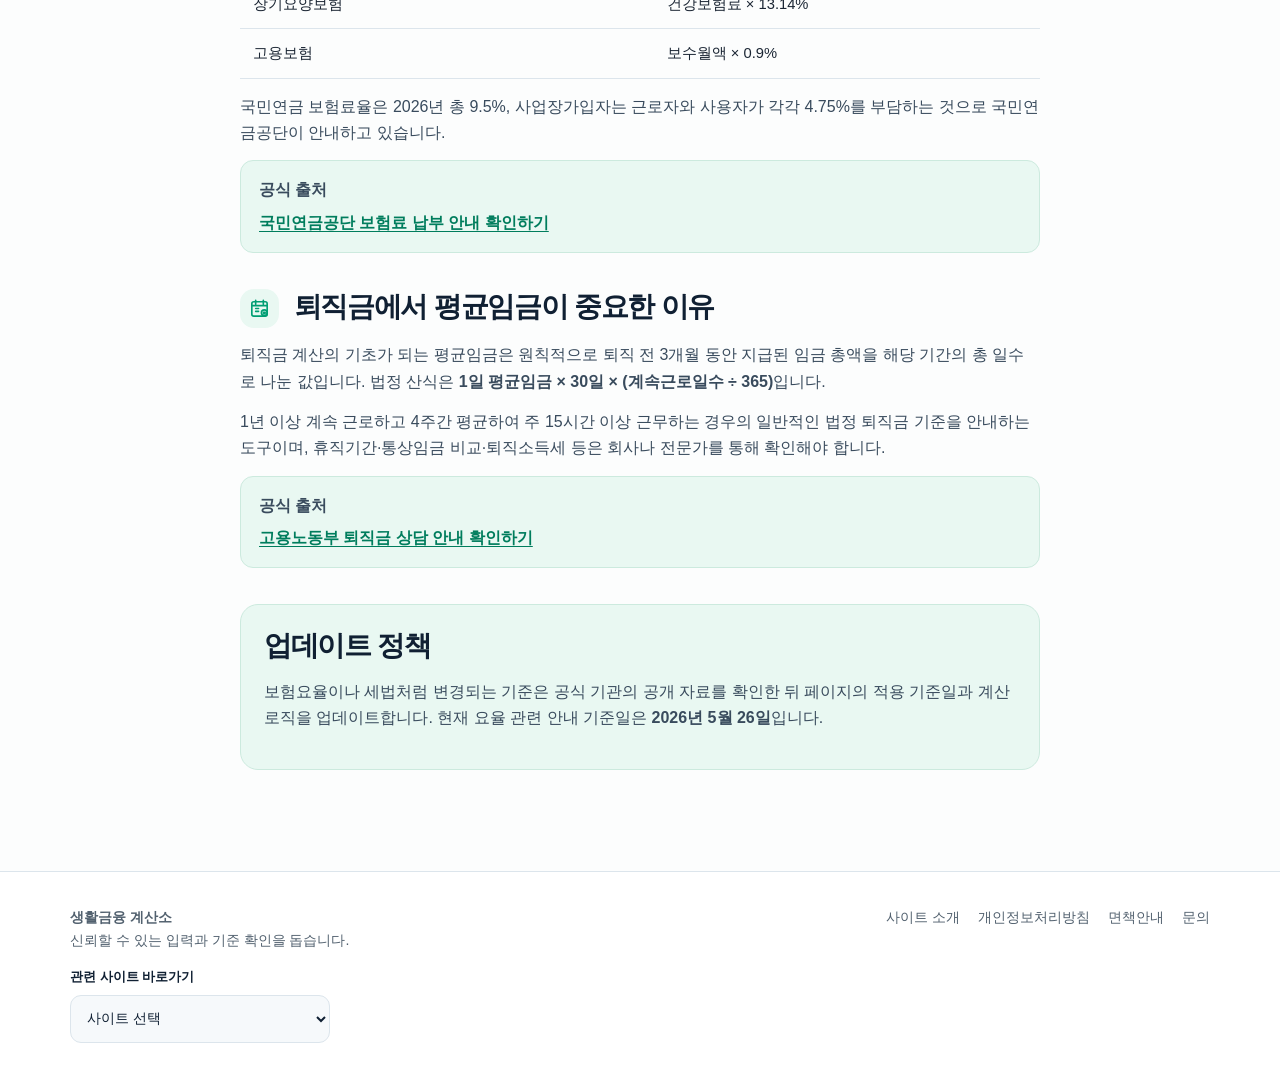
<file: guide.html>
<!doctype html>
<html lang="ko">
<head>
  <meta charset="utf-8">
  <meta name="viewport" content="width=device-width, initial-scale=1">
  <title>계산 기준과 활용 가이드 | 생활금융 계산소</title>
  <meta name="description" content="대출, 부가세, 연봉 실수령액, 퇴직금 계산기에 사용된 기준과 올바른 입력 방법을 설명합니다.">
  <link rel="icon" type="image/svg+xml" href="assets/favicon.svg?v=2">
  <link rel="stylesheet" href="assets/styles.css?v=10">
</head>
<body class="info-page">
  <header class="site-header">
    <nav class="nav container" aria-label="주요 메뉴">
      <a class="brand" href="index.html"><span class="brand-mark"><img src="assets/logo-mark.svg?v=2" alt=""></span><span class="brand-copy"><span class="brand-title">생활금융 <em>계산소</em></span><small>대출·세금·급여·퇴직금 계산 도구</small></span></a>
      <div class="nav-links">
        <a href="loan.html">대출</a><a href="vat.html">부가세</a><a href="salary.html">연봉</a><a href="severance.html">퇴직금</a><a href="guide.html" aria-current="page">계산 기준</a><a href="about.html">소개</a>
      </div>
    </nav>
  </header>
  <main>
    <section class="page-head compact">
      <div class="container">
        <div class="page-intro"><span class="page-icon"><svg class="icon-stroke"><use href="assets/icons.svg?v=2#guide"/></svg></span><div><span class="eyebrow">읽을거리 · 입력 기준과 계산 원칙</span><h1>계산 기준과 활용 가이드</h1></div></div>
        <p>계산 결과를 실제 의사결정에 참고하기 전, 어떤 자료를 입력하고 어떤 한계가 있는지 확인하세요.</p>
        <div class="trust-pills"><span class="trust-pill">공식 기준 참고</span><span class="trust-pill soft">2026년 기준 안내</span><span class="trust-pill soft">결과는 참고용</span></div>
      </div>
    </section>
    <article class="container info-content">
      <section class="highlight-card">
        <h2>계산 전에 먼저 확인해 주세요</h2>
        <p>계산 결과를 실제 의사결정에 참고하기 전, 어떤 기준과 한계가 있는지 먼저 확인해 주세요. 금융기관 약정, 세무 신고, 회사 정산 자료가 최종 확인 기준입니다.</p>
      </section>
      <section id="loan">
        <h2><span class="tool-icon"><svg class="icon-stroke"><use href="assets/icons.svg?v=2#loan"/></svg></span> 대출 상환 방식 비교</h2>
        <p><strong>원리금균등</strong>은 원금과 이자를 합친 월 납입액을 상환기간 동안 같은 수준으로 유지합니다. 월 예산을 관리하기 편하지만 초기에 원금 감소가 상대적으로 느릴 수 있습니다.</p>
        <p><strong>원금균등</strong>은 매월 같은 금액의 원금을 갚고 남은 원금에 이자를 계산합니다. 초기 부담은 높지만 원금이 빠르게 줄어 총 이자가 낮아지는 경향이 있습니다.</p>
        <p><strong>만기일시</strong>는 기간 중 이자를 내고 원금을 만기에 한꺼번에 갚는 방식입니다. 매월 부담은 낮게 보이지만 만기 원금 마련이 필요합니다.</p>
        <p class="notice">본 사이트는 고정 금리와 월 단위 계산을 가정합니다. 변동금리, 중도상환수수료, 일할이자와 금융기관별 처리 규칙은 약정서를 확인하세요.</p>
      </section>
      <section id="vat">
        <h2><span class="tool-icon"><svg class="icon-stroke"><use href="assets/icons.svg?v=2#vat"/></svg></span> 부가가치세 계산 범위</h2>
        <p>일반과세자의 일반적인 거래는 공급가액에 10%를 적용해 매출세액을 계산합니다. 합계금액이 110만 원인 일반 거래라면 공급가액 100만 원과 부가가치세 10만 원으로 역산됩니다.</p>
        <p>다만 신고 시 납부할 세액은 매입세액 공제, 영세율·면세 여부, 간이과세 적용 등으로 달라집니다. 이 계산기는 거래 금액을 나누어 확인하는 용도입니다.</p>
        <div class="source-card"><p><strong>공식 출처</strong></p><a class="text-link" href="https://www.nts.go.kr/nts/cm/cntnts/cntntsView.do?cntntsId=7696&mi=2275" target="_blank" rel="noopener">국세청 부가가치세 세율 안내 확인하기</a></div>
      </section>
      <section id="salary">
        <h2><span class="tool-icon"><svg class="icon-stroke"><use href="assets/icons.svg?v=2#salary"/></svg></span> 연봉 실수령액 입력 기준</h2>
        <p>급여에서 공제되는 세금은 부양가족, 자녀, 월 급여, 비과세 항목과 회사 처리 방식에 따라 달라집니다. 따라서 본 계산기는 소득세를 임의로 추산하지 않고, 사용자가 급여명세서 또는 국세청 간이세액 자료로 확인한 월 소득세와 지방소득세를 입력하도록 합니다.</p>
        <div class="table-wrap">
          <table>
            <thead><tr><th>2026년 직장가입자 항목</th><th>근로자 부담 계산 기준</th></tr></thead>
            <tbody>
              <tr><td>국민연금</td><td>기준소득월액 × 4.75%</td></tr>
              <tr><td>건강보험</td><td>보수월액 × 3.595%</td></tr>
              <tr><td>장기요양보험</td><td>건강보험료 × 13.14%</td></tr>
              <tr><td>고용보험</td><td>보수월액 × 0.9%</td></tr>
            </tbody>
          </table>
        </div>
        <p>국민연금 보험료율은 2026년 총 9.5%, 사업장가입자는 근로자와 사용자가 각각 4.75%를 부담하는 것으로 국민연금공단이 안내하고 있습니다.</p>
        <div class="source-card"><p><strong>공식 출처</strong></p><a class="text-link" href="https://www.nps.or.kr/pnsinfo/ntpsklg/getOHAF0016M0.do?menuId=MN24001108" target="_blank" rel="noopener">국민연금공단 보험료 납부 안내 확인하기</a></div>
      </section>
      <section id="severance">
        <h2><span class="tool-icon"><svg class="icon-stroke"><use href="assets/icons.svg?v=2#severance"/></svg></span> 퇴직금에서 평균임금이 중요한 이유</h2>
        <p>퇴직금 계산의 기초가 되는 평균임금은 원칙적으로 퇴직 전 3개월 동안 지급된 임금 총액을 해당 기간의 총 일수로 나눈 값입니다. 법정 산식은 <strong>1일 평균임금 × 30일 × (계속근로일수 ÷ 365)</strong>입니다.</p>
        <p>1년 이상 계속 근로하고 4주간 평균하여 주 15시간 이상 근무하는 경우의 일반적인 법정 퇴직금 기준을 안내하는 도구이며, 휴직기간·통상임금 비교·퇴직소득세 등은 회사나 전문가를 통해 확인해야 합니다.</p>
        <div class="source-card"><p><strong>공식 출처</strong></p><a class="text-link" href="https://www.moel.go.kr/minwon/fastcounsel/fastcounselView.do?inetDcssMngId=202201121709391051000" target="_blank" rel="noopener">고용노동부 퇴직금 상담 안내 확인하기</a></div>
      </section>
      <section class="highlight-card">
        <h2>업데이트 정책</h2>
        <p>보험요율이나 세법처럼 변경되는 기준은 공식 기관의 공개 자료를 확인한 뒤 페이지의 적용 기준일과 계산 로직을 업데이트합니다. 현재 요율 관련 안내 기준일은 <strong>2026년 5월 26일</strong>입니다.</p>
      </section>
    </article>
  </main>
  <footer class="site-footer"><div class="container footer-grid"><div class="footer-summary"><strong>생활금융 계산소</strong><br>신뢰할 수 있는 입력과 기준 확인을 돕습니다.<div class="family-site-switcher"><label><span>관련 사이트 바로가기</span><select data-family-site-select aria-label="관련 사이트 바로가기"><option value="">사이트 선택</option><option value="https://tools.dailychecklab.com/file-tools/">파일계산소</option><option value="https://bodyindexlab.com/">BodyIndexLab</option><option value="https://money.dailychecklab.com/">생활금융 계산소</option><option value="https://tools.dailychecklab.com/">생활계산소</option></select></label></div></div><div class="footer-links"><a href="about.html">사이트 소개</a><a href="privacy.html">개인정보처리방침</a><a href="disclaimer.html">면책안내</a><a href="contact.html">문의</a></div></div></footer>
  <script src="assets/app.js?v=4"></script>
</body>
</html>
</file>
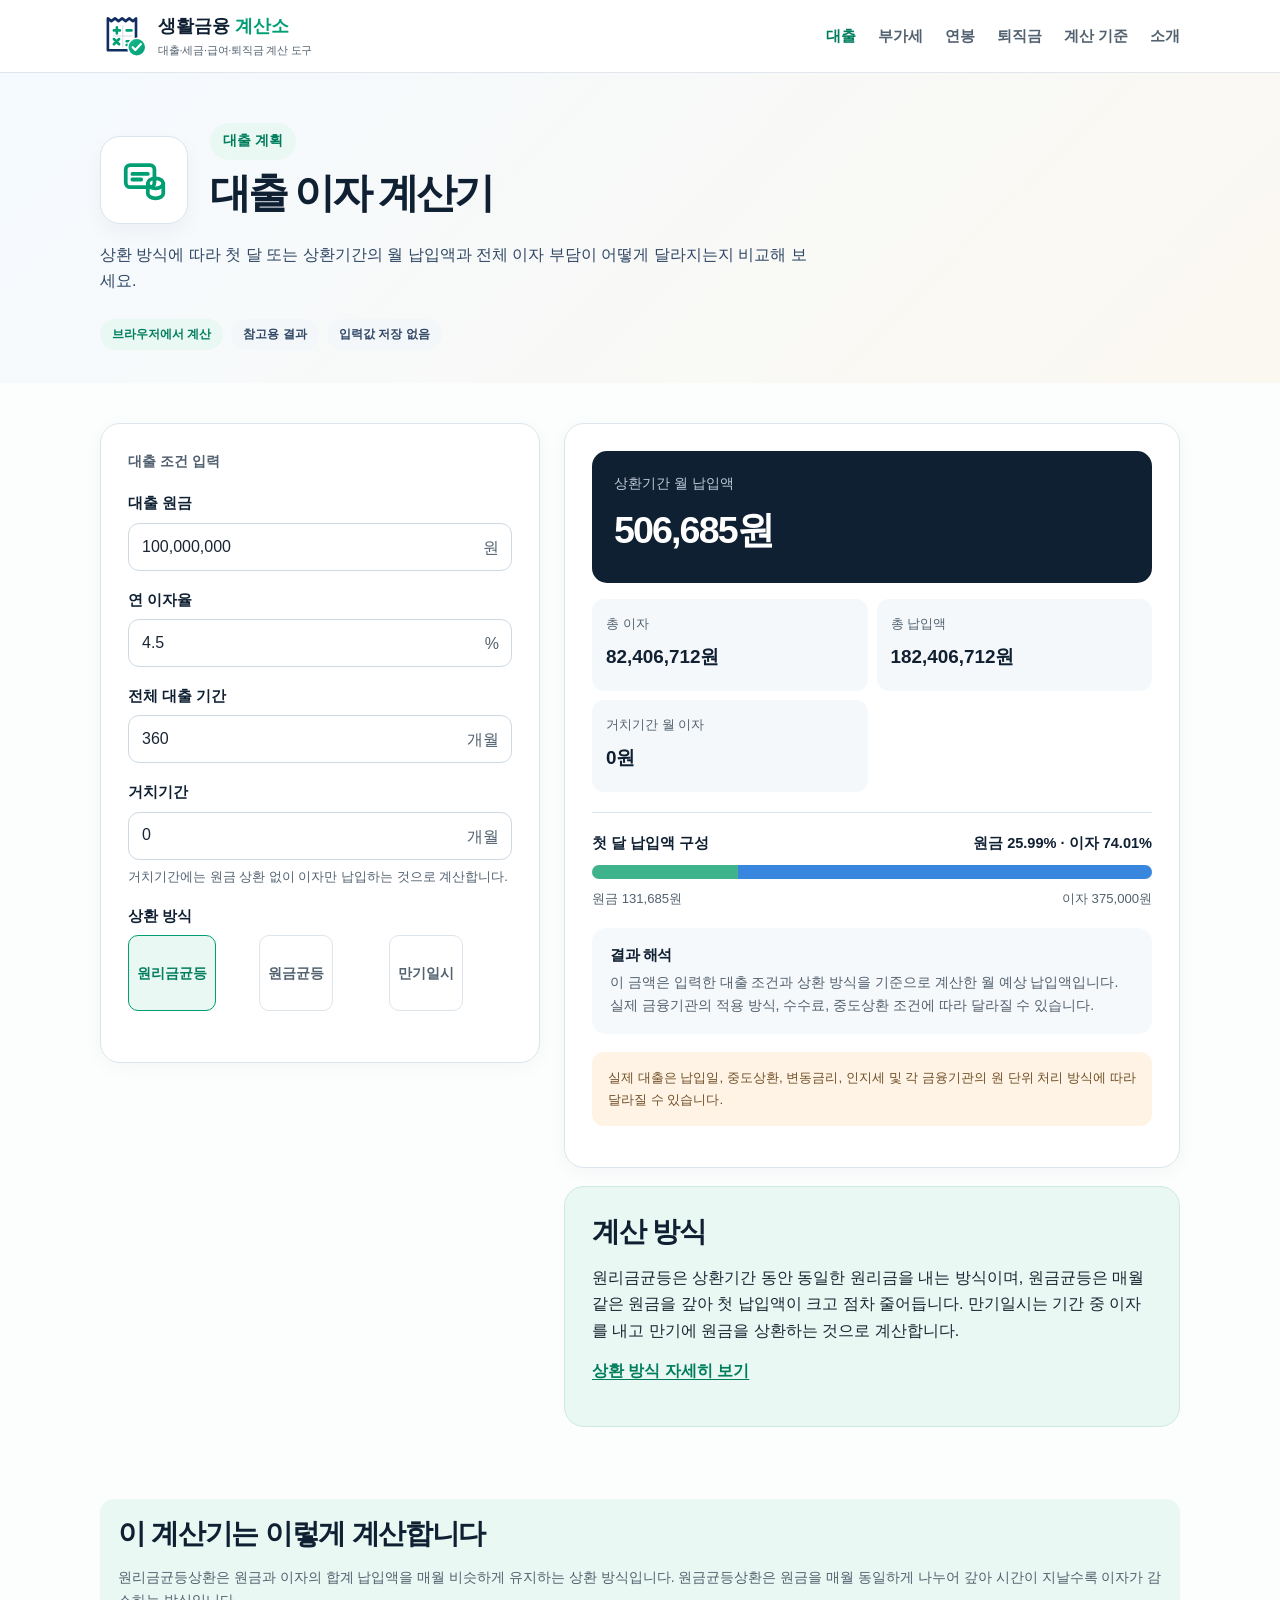
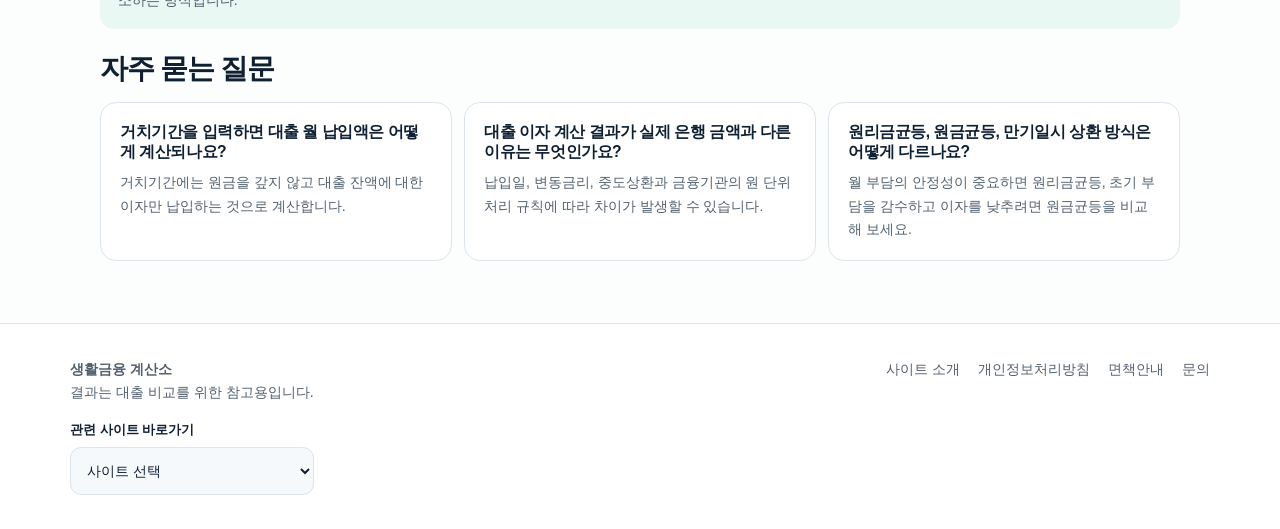
<file: loan.html>
<!doctype html>
<html lang="ko">
<head>
  <meta charset="utf-8">
  <meta name="viewport" content="width=device-width, initial-scale=1">
  <title>대출 이자 계산기 | 생활금융 계산소</title>
  <meta name="description" content="대출금액, 금리, 기간을 입력해 원리금균등, 원금균등, 만기일시 상환의 월 부담과 총 이자를 계산합니다.">
  <link rel="icon" type="image/svg+xml" href="assets/favicon.svg?v=2">
  <link rel="stylesheet" href="assets/styles.css?v=9">
</head>
<body class="calculator-page">
  <header class="site-header">
    <nav class="nav container" aria-label="주요 메뉴">
      <a class="brand" href="index.html"><span class="brand-mark"><img src="assets/logo-mark.svg?v=2" alt=""></span><span class="brand-copy"><span class="brand-title">생활금융 <em>계산소</em></span><small>대출·세금·급여·퇴직금 계산 도구</small></span></a>
      <div class="nav-links">
        <a href="loan.html" aria-current="page">대출</a><a href="vat.html">부가세</a><a href="salary.html">연봉</a><a href="severance.html">퇴직금</a><a href="guide.html">계산 기준</a><a href="about.html">소개</a>
      </div>
    </nav>
  </header>
  <main>
    <section class="page-head compact">
      <div class="container">
        <div class="page-intro"><span class="page-icon"><svg class="icon-stroke"><use href="assets/icons.svg?v=2#loan"/></svg></span><div><span class="eyebrow">대출 계획</span><h1>대출 이자 계산기</h1></div></div>
        <p>상환 방식에 따라 첫 달 또는 상환기간의 월 납입액과 전체 이자 부담이 어떻게 달라지는지 비교해 보세요.</p>
        <div class="trust-pills"><span class="trust-pill">브라우저에서 계산</span><span class="trust-pill soft">참고용 결과</span><span class="trust-pill soft">입력값 저장 없음</span></div>
      </div>
    </section>
    <div class="container calc-layout">
      <form class="panel" id="loan-form">
        <div class="panel-label">대출 조건 입력</div>
        <div class="field">
          <label for="loan-amount">대출 원금</label>
          <div class="input-suffix"><input data-money id="loan-amount" value="100000000" inputmode="numeric"><span>원</span></div>
        </div>
        <div class="field">
          <label for="loan-rate">연 이자율</label>
          <div class="input-suffix"><input id="loan-rate" value="4.5" type="number" min="0" step="0.01"><span>%</span></div>
        </div>
        <div class="field">
          <label for="loan-months">전체 대출 기간</label>
          <div class="input-suffix"><input id="loan-months" value="360" type="number" min="1"><span>개월</span></div>
        </div>
        <div class="field">
          <label for="loan-grace">거치기간</label>
          <div class="input-suffix"><input id="loan-grace" value="0" type="number" min="0"><span>개월</span></div>
          <small>거치기간에는 원금 상환 없이 이자만 납입하는 것으로 계산합니다.</small>
        </div>
        <div class="field">
          <span class="field-label">상환 방식</span>
          <div class="choice-row choice-cards">
            <label><input type="radio" name="repayment" value="equal-payment" checked><span>원리금균등</span></label>
            <label><input type="radio" name="repayment" value="equal-principal"><span>원금균등</span></label>
            <label><input type="radio" name="repayment" value="bullet"><span>만기일시</span></label>
          </div>
        </div>
      </form>
      <div>
        <section class="panel" aria-live="polite">
          <div class="result-box">
            <div class="caption" id="loan-result-label">상환기간 월 납입액</div>
            <div class="big-result" id="loan-monthly">0원</div>
          </div>
          <div class="results">
            <div class="result-tile"><span>총 이자</span><strong id="loan-interest">0원</strong></div>
            <div class="result-tile"><span>총 납입액</span><strong id="loan-total">0원</strong></div>
            <div class="result-tile"><span>거치기간 월 이자</span><strong id="loan-grace-payment">0원</strong></div>
          </div>
          <div class="progress-group">
            <div class="progress-head"><span>첫 달 납입액 구성</span><span id="loan-ratio">원금 0% · 이자 0%</span></div>
            <div class="progress-bar"><span class="principal" id="loan-principal-bar"></span><span class="interest" id="loan-interest-bar"></span></div>
            <div class="progress-legend"><span id="loan-principal-month">원금 0원</span><span id="loan-interest-month">이자 0원</span></div>
          </div>
          <div class="analysis-box">
            <h3>결과 해석</h3>
            <p>이 금액은 입력한 대출 조건과 상환 방식을 기준으로 계산한 월 예상 납입액입니다. 실제 금융기관의 적용 방식, 수수료, 중도상환 조건에 따라 달라질 수 있습니다.</p>
          </div>
          <p class="notice">실제 대출은 납입일, 중도상환, 변동금리, 인지세 및 각 금융기관의 원 단위 처리 방식에 따라 달라질 수 있습니다.</p>
        </section>
        <section class="panel criteria-panel">
          <h2>계산 방식</h2>
          <p>원리금균등은 상환기간 동안 동일한 원리금을 내는 방식이며, 원금균등은 매월 같은 원금을 갚아 첫 납입액이 크고 점차 줄어듭니다. 만기일시는 기간 중 이자를 내고 만기에 원금을 상환하는 것으로 계산합니다.</p>
          <p><a class="text-link" href="guide.html#loan">상환 방식 자세히 보기</a></p>
        </section>
      </div>
    </div>
    <section class="container below-calc">
      <div class="formula-box">
        <h2>이 계산기는 이렇게 계산합니다</h2>
        <p>원리금균등상환은 원금과 이자의 합계 납입액을 매월 비슷하게 유지하는 상환 방식입니다. 원금균등상환은 원금을 매월 동일하게 나누어 갚아 시간이 지날수록 이자가 감소하는 방식입니다.</p>
      </div>
      <div class="faq-section">
        <h2>자주 묻는 질문</h2>
        <div class="faq-grid">
          <article class="faq-card"><h3>거치기간을 입력하면 대출 월 납입액은 어떻게 계산되나요?</h3><p>거치기간에는 원금을 갚지 않고 대출 잔액에 대한 이자만 납입하는 것으로 계산합니다.</p></article>
          <article class="faq-card"><h3>대출 이자 계산 결과가 실제 은행 금액과 다른 이유는 무엇인가요?</h3><p>납입일, 변동금리, 중도상환과 금융기관의 원 단위 처리 규칙에 따라 차이가 발생할 수 있습니다.</p></article>
          <article class="faq-card"><h3>원리금균등, 원금균등, 만기일시 상환 방식은 어떻게 다르나요?</h3><p>월 부담의 안정성이 중요하면 원리금균등, 초기 부담을 감수하고 이자를 낮추려면 원금균등을 비교해 보세요.</p></article>
        </div>
      </div>
    </section>
  </main>
  <footer class="site-footer"><div class="container footer-grid"><div class="footer-summary"><strong>생활금융 계산소</strong><br>결과는 대출 비교를 위한 참고용입니다.<div class="family-site-switcher"><label><span>관련 사이트 바로가기</span><select data-family-site-select aria-label="관련 사이트 바로가기"><option value="">사이트 선택</option><option value="https://tools.dailychecklab.com/file-tools/">파일계산소</option><option value="https://bodyindexlab.com/">BodyIndexLab</option><option value="https://money.dailychecklab.com/">생활금융 계산소</option><option value="https://tools.dailychecklab.com/">생활계산소</option></select></label></div></div><div class="footer-links"><a href="about.html">사이트 소개</a><a href="privacy.html">개인정보처리방침</a><a href="disclaimer.html">면책안내</a><a href="contact.html">문의</a></div></div></footer>
  <script src="assets/app.js?v=4"></script>
</body>
</html>
</file>
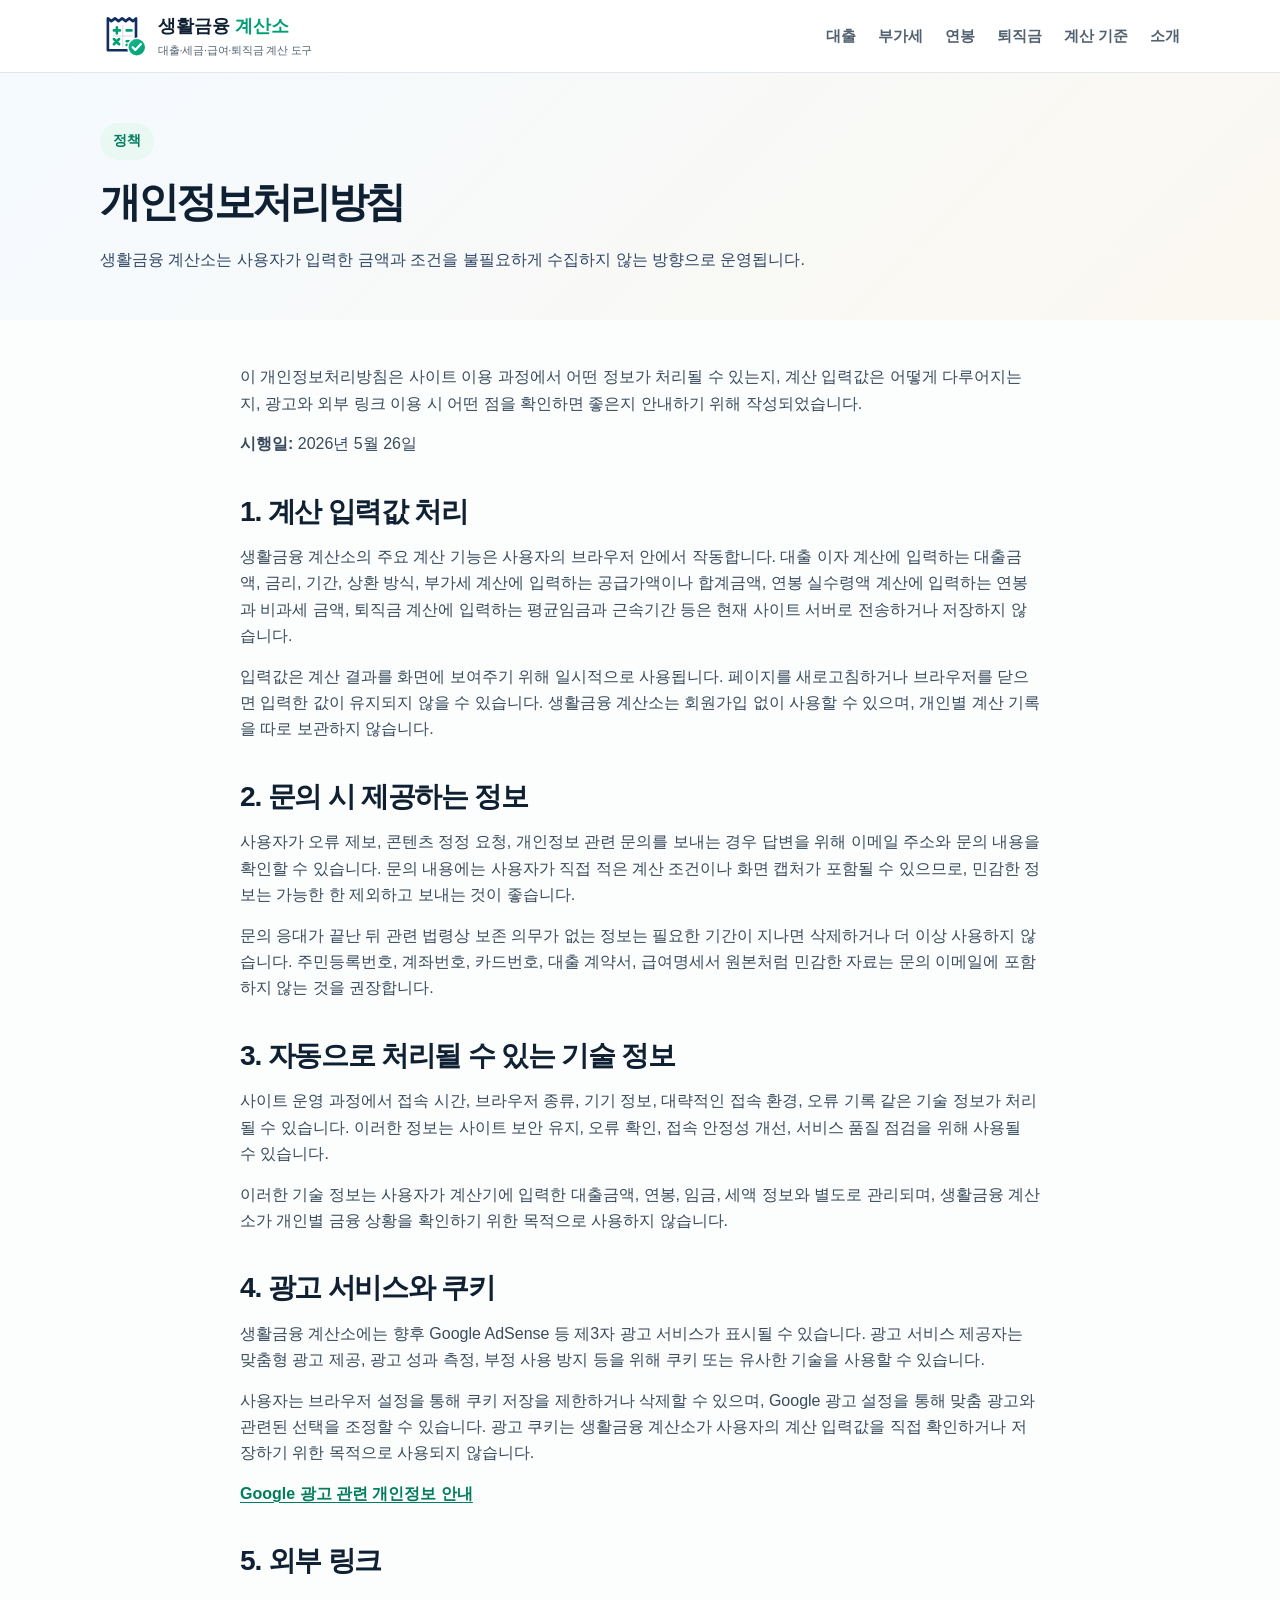
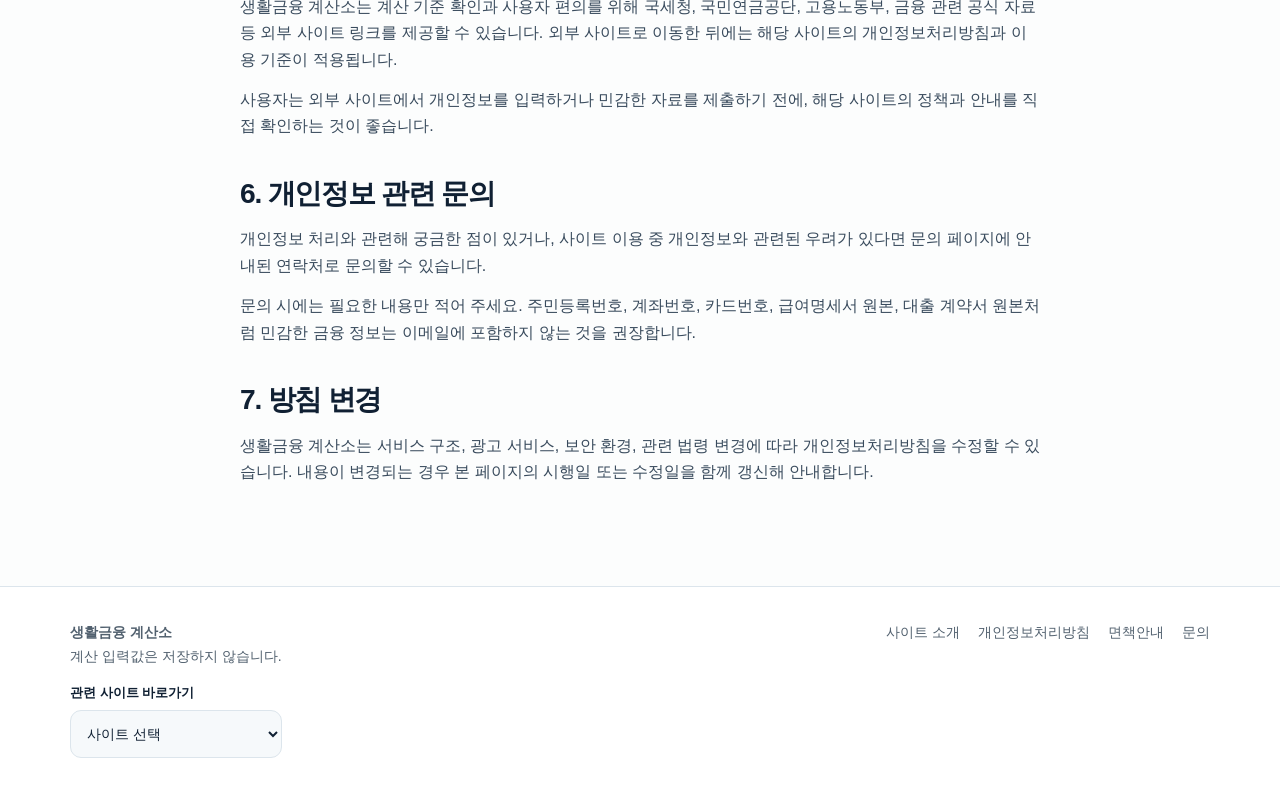
<file: privacy.html>
<!doctype html>
<html lang="ko">
<head>
  <meta charset="utf-8">
  <meta name="viewport" content="width=device-width, initial-scale=1">
  <title>개인정보처리방침 | 생활금융 계산소</title>
  <meta name="description" content="생활금융 계산소의 계산 입력값 처리, 문의 정보, 기술 정보, 광고 쿠키와 외부 링크 이용 기준을 안내합니다.">
  <link rel="icon" type="image/svg+xml" href="assets/favicon.svg?v=2">
  <link rel="stylesheet" href="assets/styles.css?v=10">
</head>
<body class="info-page">
  <header class="site-header">
    <nav class="nav container" aria-label="주요 메뉴">
      <a class="brand" href="index.html"><span class="brand-mark"><img src="assets/logo-mark.svg?v=2" alt=""></span><span class="brand-copy"><span class="brand-title">생활금융 <em>계산소</em></span><small>대출·세금·급여·퇴직금 계산 도구</small></span></a>
      <div class="nav-links"><a href="loan.html">대출</a><a href="vat.html">부가세</a><a href="salary.html">연봉</a><a href="severance.html">퇴직금</a><a href="guide.html">계산 기준</a><a href="about.html">소개</a></div>
    </nav>
  </header>
  <main>
    <section class="page-head">
      <div class="container">
        <span class="eyebrow">정책</span>
        <h1>개인정보처리방침</h1>
        <p>생활금융 계산소는 사용자가 입력한 금액과 조건을 불필요하게 수집하지 않는 방향으로 운영됩니다.</p>
      </div>
    </section>
    <article class="container info-content">
      <section>
        <p>이 개인정보처리방침은 사이트 이용 과정에서 어떤 정보가 처리될 수 있는지, 계산 입력값은 어떻게 다루어지는지, 광고와 외부 링크 이용 시 어떤 점을 확인하면 좋은지 안내하기 위해 작성되었습니다.</p>
        <p><strong>시행일:</strong> 2026년 5월 26일</p>
      </section>
      <section>
        <h2>1. 계산 입력값 처리</h2>
        <p>생활금융 계산소의 주요 계산 기능은 사용자의 브라우저 안에서 작동합니다. 대출 이자 계산에 입력하는 대출금액, 금리, 기간, 상환 방식, 부가세 계산에 입력하는 공급가액이나 합계금액, 연봉 실수령액 계산에 입력하는 연봉과 비과세 금액, 퇴직금 계산에 입력하는 평균임금과 근속기간 등은 현재 사이트 서버로 전송하거나 저장하지 않습니다.</p>
        <p>입력값은 계산 결과를 화면에 보여주기 위해 일시적으로 사용됩니다. 페이지를 새로고침하거나 브라우저를 닫으면 입력한 값이 유지되지 않을 수 있습니다. 생활금융 계산소는 회원가입 없이 사용할 수 있으며, 개인별 계산 기록을 따로 보관하지 않습니다.</p>
      </section>
      <section>
        <h2>2. 문의 시 제공하는 정보</h2>
        <p>사용자가 오류 제보, 콘텐츠 정정 요청, 개인정보 관련 문의를 보내는 경우 답변을 위해 이메일 주소와 문의 내용을 확인할 수 있습니다. 문의 내용에는 사용자가 직접 적은 계산 조건이나 화면 캡처가 포함될 수 있으므로, 민감한 정보는 가능한 한 제외하고 보내는 것이 좋습니다.</p>
        <p>문의 응대가 끝난 뒤 관련 법령상 보존 의무가 없는 정보는 필요한 기간이 지나면 삭제하거나 더 이상 사용하지 않습니다. 주민등록번호, 계좌번호, 카드번호, 대출 계약서, 급여명세서 원본처럼 민감한 자료는 문의 이메일에 포함하지 않는 것을 권장합니다.</p>
      </section>
      <section>
        <h2>3. 자동으로 처리될 수 있는 기술 정보</h2>
        <p>사이트 운영 과정에서 접속 시간, 브라우저 종류, 기기 정보, 대략적인 접속 환경, 오류 기록 같은 기술 정보가 처리될 수 있습니다. 이러한 정보는 사이트 보안 유지, 오류 확인, 접속 안정성 개선, 서비스 품질 점검을 위해 사용될 수 있습니다.</p>
        <p>이러한 기술 정보는 사용자가 계산기에 입력한 대출금액, 연봉, 임금, 세액 정보와 별도로 관리되며, 생활금융 계산소가 개인별 금융 상황을 확인하기 위한 목적으로 사용하지 않습니다.</p>
      </section>
      <section>
        <h2>4. 광고 서비스와 쿠키</h2>
        <p>생활금융 계산소에는 향후 Google AdSense 등 제3자 광고 서비스가 표시될 수 있습니다. 광고 서비스 제공자는 맞춤형 광고 제공, 광고 성과 측정, 부정 사용 방지 등을 위해 쿠키 또는 유사한 기술을 사용할 수 있습니다.</p>
        <p>사용자는 브라우저 설정을 통해 쿠키 저장을 제한하거나 삭제할 수 있으며, Google 광고 설정을 통해 맞춤 광고와 관련된 선택을 조정할 수 있습니다. 광고 쿠키는 생활금융 계산소가 사용자의 계산 입력값을 직접 확인하거나 저장하기 위한 목적으로 사용되지 않습니다.</p>
        <p><a class="text-link" href="https://policies.google.com/technologies/ads?hl=ko" target="_blank" rel="noopener">Google 광고 관련 개인정보 안내</a></p>
      </section>
      <section>
        <h2>5. 외부 링크</h2>
        <p>생활금융 계산소는 계산 기준 확인과 사용자 편의를 위해 국세청, 국민연금공단, 고용노동부, 금융 관련 공식 자료 등 외부 사이트 링크를 제공할 수 있습니다. 외부 사이트로 이동한 뒤에는 해당 사이트의 개인정보처리방침과 이용 기준이 적용됩니다.</p>
        <p>사용자는 외부 사이트에서 개인정보를 입력하거나 민감한 자료를 제출하기 전에, 해당 사이트의 정책과 안내를 직접 확인하는 것이 좋습니다.</p>
      </section>
      <section>
        <h2>6. 개인정보 관련 문의</h2>
        <p>개인정보 처리와 관련해 궁금한 점이 있거나, 사이트 이용 중 개인정보와 관련된 우려가 있다면 문의 페이지에 안내된 연락처로 문의할 수 있습니다.</p>
        <p>문의 시에는 필요한 내용만 적어 주세요. 주민등록번호, 계좌번호, 카드번호, 급여명세서 원본, 대출 계약서 원본처럼 민감한 금융 정보는 이메일에 포함하지 않는 것을 권장합니다.</p>
      </section>
      <section>
        <h2>7. 방침 변경</h2>
        <p>생활금융 계산소는 서비스 구조, 광고 서비스, 보안 환경, 관련 법령 변경에 따라 개인정보처리방침을 수정할 수 있습니다. 내용이 변경되는 경우 본 페이지의 시행일 또는 수정일을 함께 갱신해 안내합니다.</p>
      </section>
    </article>
  </main>
  <footer class="site-footer"><div class="container footer-grid"><div class="footer-summary"><strong>생활금융 계산소</strong><br>계산 입력값은 저장하지 않습니다.<div class="family-site-switcher"><label><span>관련 사이트 바로가기</span><select data-family-site-select aria-label="관련 사이트 바로가기"><option value="">사이트 선택</option><option value="https://tools.dailychecklab.com/file-tools/">파일계산소</option><option value="https://bodyindexlab.com/">BodyIndexLab</option><option value="https://money.dailychecklab.com/">생활금융 계산소</option><option value="https://tools.dailychecklab.com/">생활계산소</option></select></label></div></div><div class="footer-links"><a href="about.html">사이트 소개</a><a href="privacy.html">개인정보처리방침</a><a href="disclaimer.html">면책안내</a><a href="contact.html">문의</a></div></div></footer>
  <script src="assets/app.js?v=4"></script>
</body>
</html>
</file>
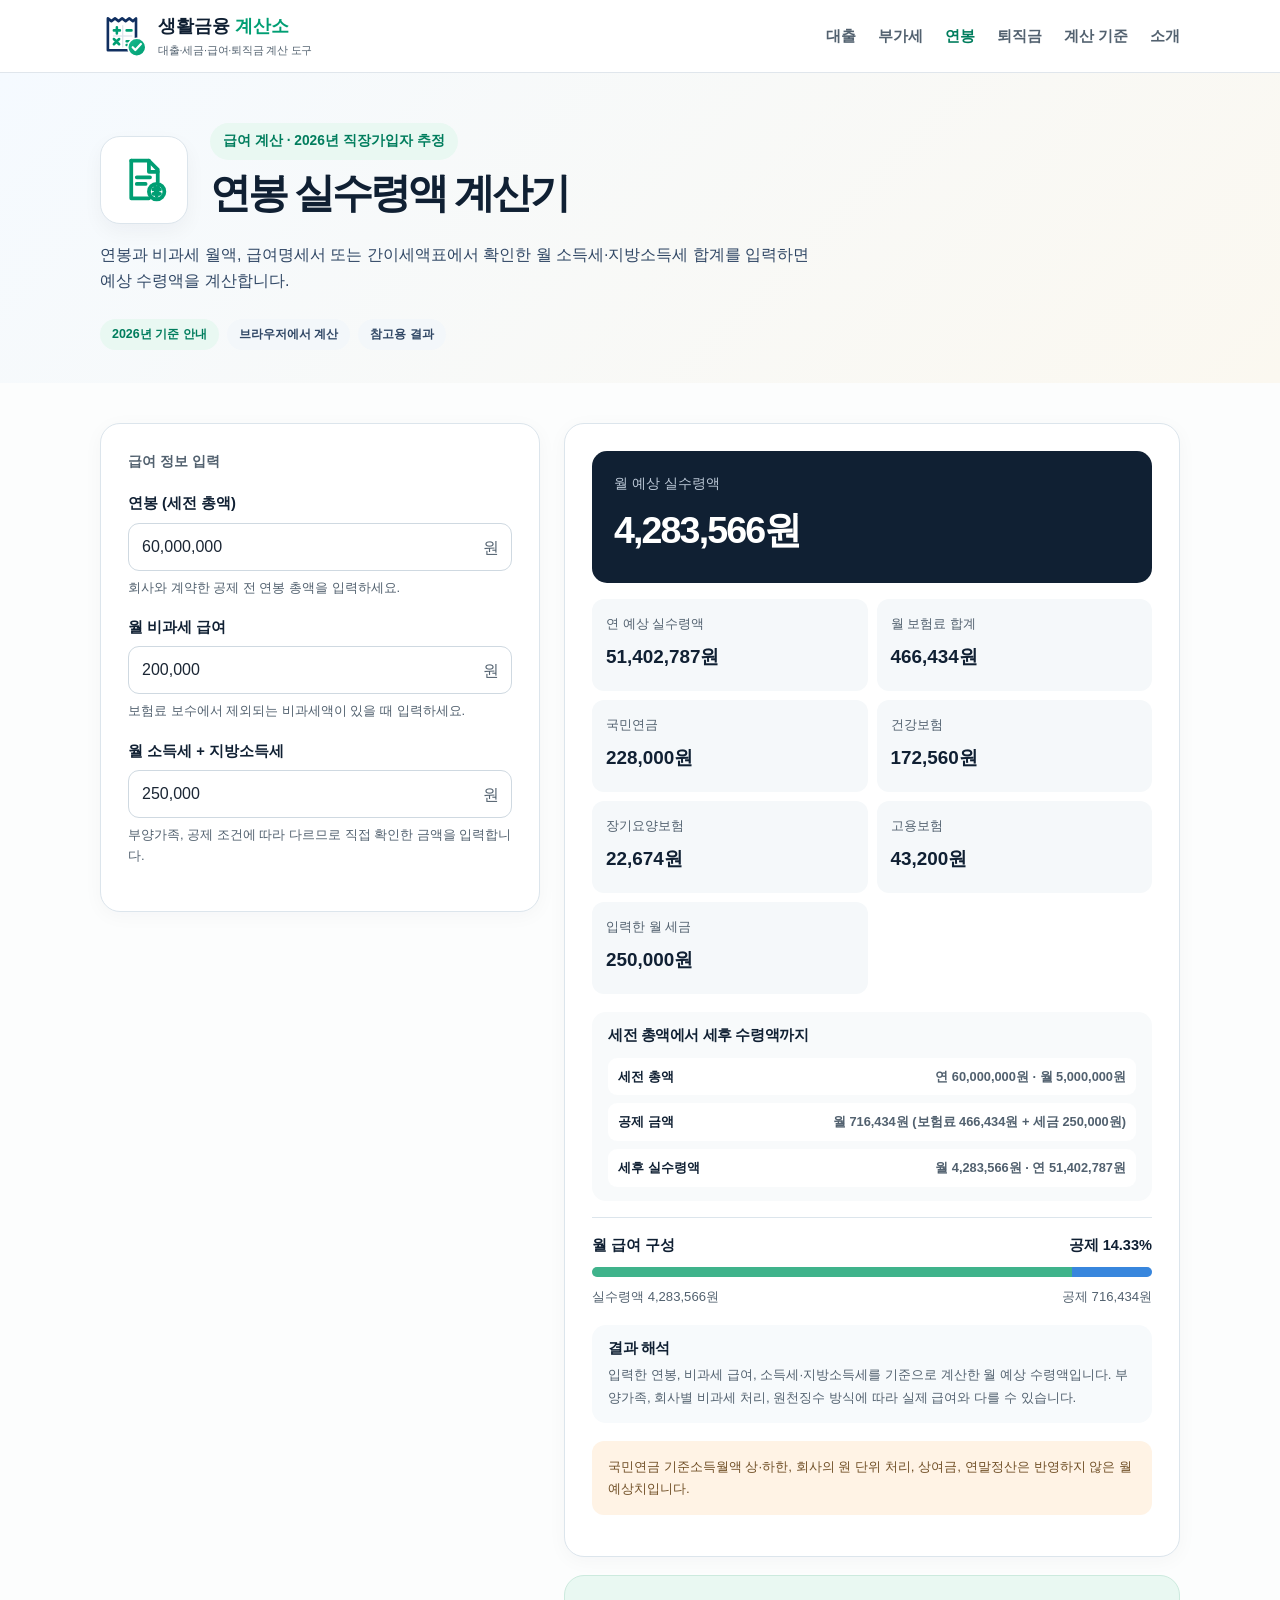
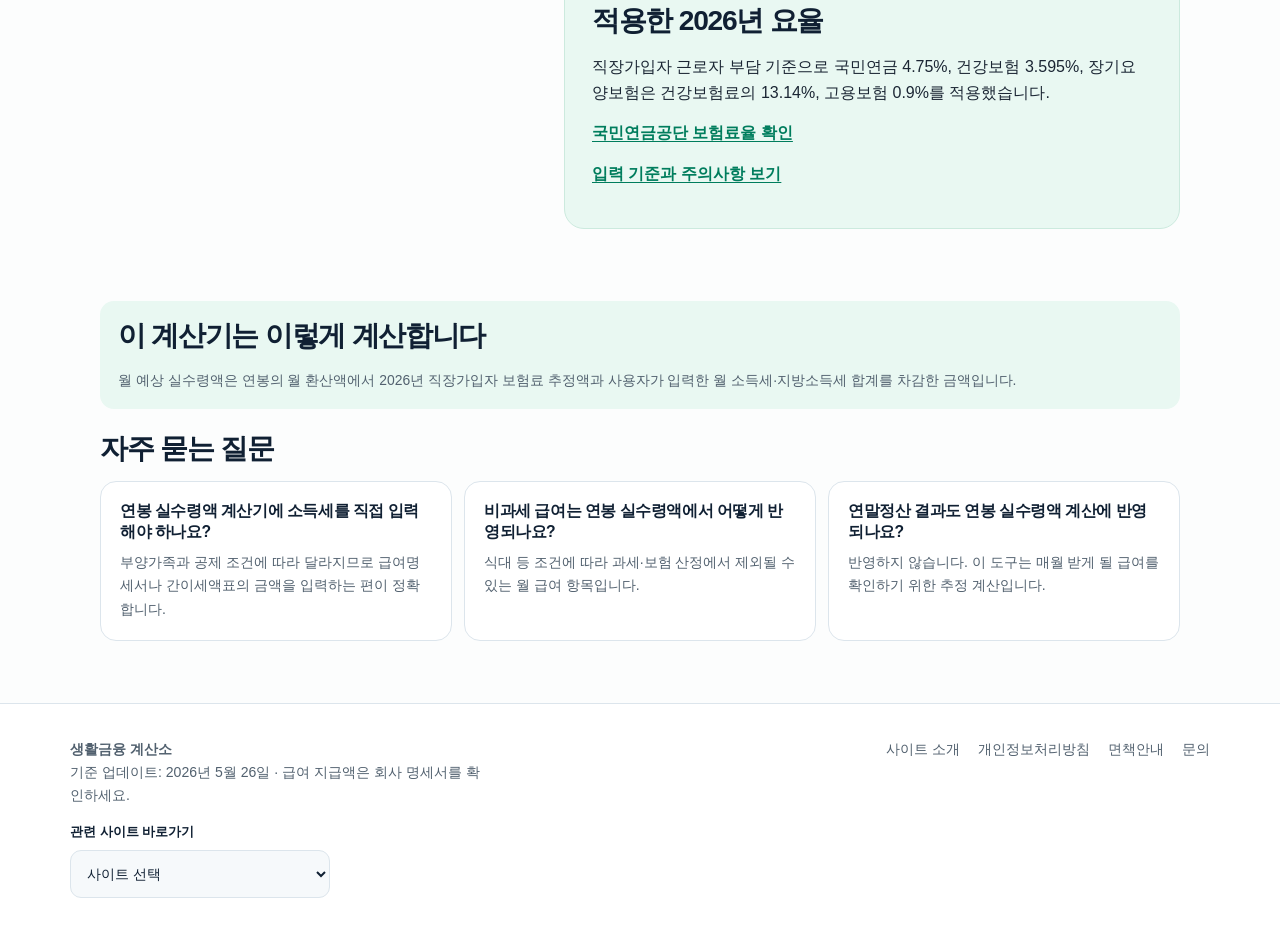
<file: salary.html>
<!doctype html>
<html lang="ko">
<head>
  <meta charset="utf-8">
  <meta name="viewport" content="width=device-width, initial-scale=1">
  <title>연봉 실수령액 계산기 | 생활금융 계산소</title>
  <meta name="description" content="2026년 직장가입자 보험요율과 입력한 원천징수세액으로 연봉의 월 실수령액을 추정합니다.">
  <link rel="icon" type="image/svg+xml" href="assets/favicon.svg?v=2">
  <link rel="stylesheet" href="assets/styles.css?v=9">
</head>
<body class="calculator-page">
  <header class="site-header">
    <nav class="nav container" aria-label="주요 메뉴">
      <a class="brand" href="index.html"><span class="brand-mark"><img src="assets/logo-mark.svg?v=2" alt=""></span><span class="brand-copy"><span class="brand-title">생활금융 <em>계산소</em></span><small>대출·세금·급여·퇴직금 계산 도구</small></span></a>
      <div class="nav-links">
        <a href="loan.html">대출</a><a href="vat.html">부가세</a><a href="salary.html" aria-current="page">연봉</a><a href="severance.html">퇴직금</a><a href="guide.html">계산 기준</a><a href="about.html">소개</a>
      </div>
    </nav>
  </header>
  <main>
    <section class="page-head compact">
      <div class="container">
        <div class="page-intro"><span class="page-icon"><svg class="icon-stroke"><use href="assets/icons.svg?v=2#salary"/></svg></span><div><span class="eyebrow">급여 계산 · 2026년 직장가입자 추정</span><h1>연봉 실수령액 계산기</h1></div></div>
        <p>연봉과 비과세 월액, 급여명세서 또는 간이세액표에서 확인한 월 소득세·지방소득세 합계를 입력하면 예상 수령액을 계산합니다.</p>
        <div class="trust-pills"><span class="trust-pill">2026년 기준 안내</span><span class="trust-pill soft">브라우저에서 계산</span><span class="trust-pill soft">참고용 결과</span></div>
      </div>
    </section>
    <div class="container calc-layout">
      <form class="panel" id="salary-form">
        <div class="panel-label">급여 정보 입력</div>
        <div class="field">
          <label for="salary-annual">연봉 (세전 총액)</label>
          <div class="input-suffix"><input data-money id="salary-annual" value="60000000" inputmode="numeric"><span>원</span></div>
          <small>회사와 계약한 공제 전 연봉 총액을 입력하세요.</small>
        </div>
        <div class="field">
          <label for="salary-nontax">월 비과세 급여</label>
          <div class="input-suffix"><input data-money id="salary-nontax" value="200000" inputmode="numeric"><span>원</span></div>
          <small>보험료 보수에서 제외되는 비과세액이 있을 때 입력하세요.</small>
        </div>
        <div class="field">
          <label for="salary-tax">월 소득세 + 지방소득세</label>
          <div class="input-suffix"><input data-money id="salary-tax" value="250000" inputmode="numeric"><span>원</span></div>
          <small>부양가족, 공제 조건에 따라 다르므로 직접 확인한 금액을 입력합니다.</small>
        </div>
      </form>
      <div>
        <section class="panel salary-result-panel" aria-live="polite">
          <div class="result-box">
            <div class="caption">월 예상 실수령액</div>
            <div class="big-result" id="salary-monthly">0원</div>
          </div>
          <div class="results">
            <div class="result-tile"><span>연 예상 실수령액</span><strong id="salary-annual-net">0원</strong></div>
            <div class="result-tile"><span>월 보험료 합계</span><strong id="salary-insurance">0원</strong></div>
            <div class="result-tile"><span>국민연금</span><strong id="salary-pension">0원</strong></div>
            <div class="result-tile"><span>건강보험</span><strong id="salary-health">0원</strong></div>
            <div class="result-tile"><span>장기요양보험</span><strong id="salary-care">0원</strong></div>
            <div class="result-tile"><span>고용보험</span><strong id="salary-employment">0원</strong></div>
            <div class="result-tile"><span>입력한 월 세금</span><strong id="salary-tax-result">0원</strong></div>
          </div>
          <div class="flow-box">
            <h3>세전 총액에서 세후 수령액까지</h3>
            <div class="salary-summary">
              <p><strong>세전 총액</strong><span id="salary-gross-summary">연 0원 · 월 0원</span></p>
              <p><strong>공제 금액</strong><span id="salary-deduction-summary">월 0원</span></p>
              <p><strong>세후 실수령액</strong><span id="salary-net-summary">월 0원 · 연 0원</span></p>
            </div>
          </div>
          <div class="progress-group">
            <div class="progress-head"><span>월 급여 구성</span><span id="salary-ratio">공제 0%</span></div>
            <div class="progress-bar"><span class="principal" id="salary-net-bar"></span><span class="deduction" id="salary-deduction-bar"></span></div>
            <div class="progress-legend"><span id="salary-net-legend">실수령액 0원</span><span id="salary-deduction-legend">공제 0원</span></div>
          </div>
          <div class="analysis-box">
            <h3>결과 해석</h3>
            <p>입력한 연봉, 비과세 급여, 소득세·지방소득세를 기준으로 계산한 월 예상 수령액입니다. 부양가족, 회사별 비과세 처리, 원천징수 방식에 따라 실제 급여와 다를 수 있습니다.</p>
          </div>
          <p class="notice warning">국민연금 기준소득월액 상·하한, 회사의 원 단위 처리, 상여금, 연말정산은 반영하지 않은 월 예상치입니다.</p>
        </section>
        <section class="panel criteria-panel">
          <h2>적용한 2026년 요율</h2>
          <p>직장가입자 근로자 부담 기준으로 국민연금 4.75%, 건강보험 3.595%, 장기요양보험은 건강보험료의 13.14%, 고용보험 0.9%를 적용했습니다.</p>
          <p><a class="text-link" href="https://www.nps.or.kr/pnsinfo/ntpsklg/getOHAF0016M0.do?menuId=MN24001108" target="_blank" rel="noopener">국민연금공단 보험료율 확인</a></p>
          <p><a class="text-link" href="guide.html#salary">입력 기준과 주의사항 보기</a></p>
        </section>
      </div>
    </div>
    <section class="container below-calc">
      <div class="formula-box">
        <h2>이 계산기는 이렇게 계산합니다</h2>
        <p>월 예상 실수령액은 연봉의 월 환산액에서 2026년 직장가입자 보험료 추정액과 사용자가 입력한 월 소득세·지방소득세 합계를 차감한 금액입니다.</p>
      </div>
      <div class="faq-section">
        <h2>자주 묻는 질문</h2>
        <div class="faq-grid">
          <article class="faq-card"><h3>연봉 실수령액 계산기에 소득세를 직접 입력해야 하나요?</h3><p>부양가족과 공제 조건에 따라 달라지므로 급여명세서나 간이세액표의 금액을 입력하는 편이 정확합니다.</p></article>
          <article class="faq-card"><h3>비과세 급여는 연봉 실수령액에서 어떻게 반영되나요?</h3><p>식대 등 조건에 따라 과세·보험 산정에서 제외될 수 있는 월 급여 항목입니다.</p></article>
          <article class="faq-card"><h3>연말정산 결과도 연봉 실수령액 계산에 반영되나요?</h3><p>반영하지 않습니다. 이 도구는 매월 받게 될 급여를 확인하기 위한 추정 계산입니다.</p></article>
        </div>
      </div>
    </section>
  </main>
  <footer class="site-footer"><div class="container footer-grid"><div class="footer-summary"><strong>생활금융 계산소</strong><br><span data-today></span> · 급여 지급액은 회사 명세서를 확인하세요.<div class="family-site-switcher"><label><span>관련 사이트 바로가기</span><select data-family-site-select aria-label="관련 사이트 바로가기"><option value="">사이트 선택</option><option value="https://tools.dailychecklab.com/file-tools/">파일계산소</option><option value="https://bodyindexlab.com/">BodyIndexLab</option><option value="https://money.dailychecklab.com/">생활금융 계산소</option><option value="https://tools.dailychecklab.com/">생활계산소</option></select></label></div></div><div class="footer-links"><a href="about.html">사이트 소개</a><a href="privacy.html">개인정보처리방침</a><a href="disclaimer.html">면책안내</a><a href="contact.html">문의</a></div></div></footer>
  <script src="assets/app.js?v=4"></script>
</body>
</html>
</file>
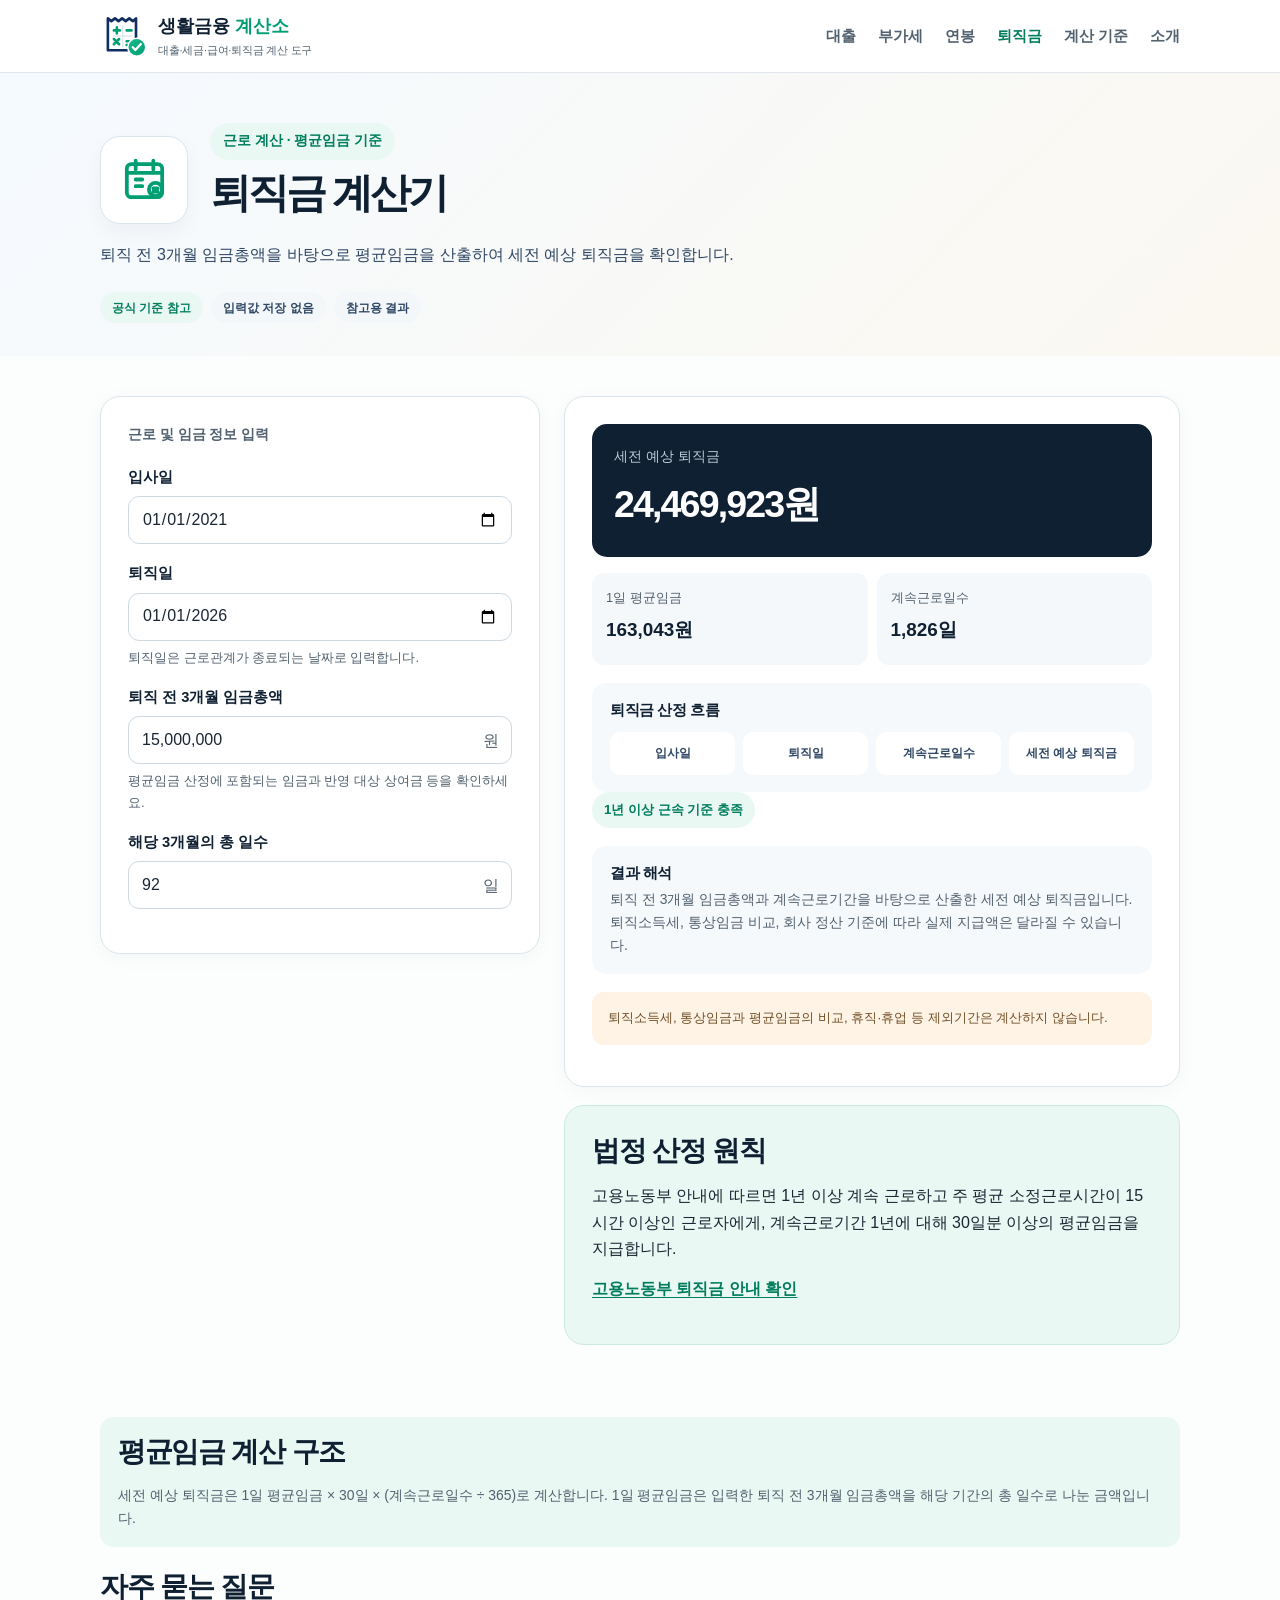
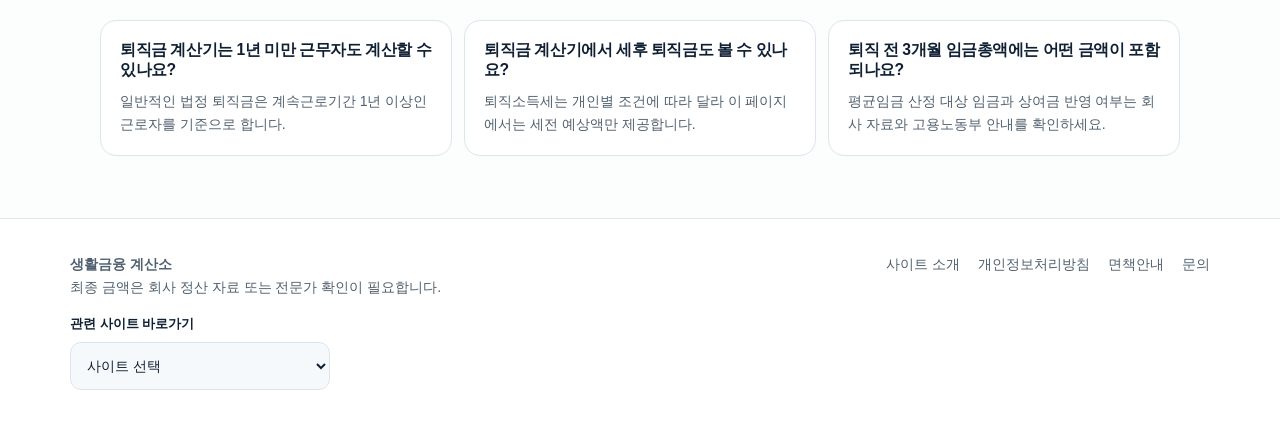
<file: severance.html>
<!doctype html>
<html lang="ko">
<head>
  <meta charset="utf-8">
  <meta name="viewport" content="width=device-width, initial-scale=1">
  <title>퇴직금 계산기 | 생활금융 계산소</title>
  <meta name="description" content="계속근로기간과 퇴직 전 3개월 평균임금을 이용해 법정 퇴직금의 세전 예상액을 계산합니다.">
  <link rel="icon" type="image/svg+xml" href="assets/favicon.svg?v=2">
  <link rel="stylesheet" href="assets/styles.css?v=9">
</head>
<body class="calculator-page">
  <header class="site-header">
    <nav class="nav container" aria-label="주요 메뉴">
      <a class="brand" href="index.html"><span class="brand-mark"><img src="assets/logo-mark.svg?v=2" alt=""></span><span class="brand-copy"><span class="brand-title">생활금융 <em>계산소</em></span><small>대출·세금·급여·퇴직금 계산 도구</small></span></a>
      <div class="nav-links">
        <a href="loan.html">대출</a><a href="vat.html">부가세</a><a href="salary.html">연봉</a><a href="severance.html" aria-current="page">퇴직금</a><a href="guide.html">계산 기준</a><a href="about.html">소개</a>
      </div>
    </nav>
  </header>
  <main>
    <section class="page-head compact">
      <div class="container">
        <div class="page-intro"><span class="page-icon"><svg class="icon-stroke"><use href="assets/icons.svg?v=2#severance"/></svg></span><div><span class="eyebrow">근로 계산 · 평균임금 기준</span><h1>퇴직금 계산기</h1></div></div>
        <p>퇴직 전 3개월 임금총액을 바탕으로 평균임금을 산출하여 세전 예상 퇴직금을 확인합니다.</p>
        <div class="trust-pills"><span class="trust-pill">공식 기준 참고</span><span class="trust-pill soft">입력값 저장 없음</span><span class="trust-pill soft">참고용 결과</span></div>
      </div>
    </section>
    <div class="container calc-layout">
      <form class="panel" id="severance-form">
        <div class="panel-label">근로 및 임금 정보 입력</div>
        <div class="field">
          <label for="work-start">입사일</label>
          <input id="work-start" type="date" value="2021-01-01">
        </div>
        <div class="field">
          <label for="work-end">퇴직일</label>
          <input id="work-end" type="date" value="2026-01-01">
          <small>퇴직일은 근로관계가 종료되는 날짜로 입력합니다.</small>
        </div>
        <div class="field">
          <label for="three-month-pay">퇴직 전 3개월 임금총액</label>
          <div class="input-suffix"><input data-money id="three-month-pay" value="15000000" inputmode="numeric"><span>원</span></div>
          <small>평균임금 산정에 포함되는 임금과 반영 대상 상여금 등을 확인하세요.</small>
        </div>
        <div class="field">
          <label for="average-days">해당 3개월의 총 일수</label>
          <div class="input-suffix"><input id="average-days" type="number" value="92" min="1"><span>일</span></div>
        </div>
      </form>
      <div>
        <section class="panel" aria-live="polite">
          <div class="result-box">
            <div class="caption">세전 예상 퇴직금</div>
            <div class="big-result" id="severance-gross">0원</div>
          </div>
          <div class="results">
            <div class="result-tile"><span>1일 평균임금</span><strong id="severance-daily">0원</strong></div>
            <div class="result-tile"><span>계속근로일수</span><strong id="severance-days">0일</strong></div>
          </div>
          <div class="flow-box">
            <h3>퇴직금 산정 흐름</h3>
            <div class="step-flow"><span>입사일</span><span>퇴직일</span><span>계속근로일수</span><span>세전 예상 퇴직금</span></div>
          </div>
          <p><span class="status-badge" id="severance-status">1년 이상 근속 기준 충족</span></p>
          <div class="analysis-box">
            <h3>결과 해석</h3>
            <p>퇴직 전 3개월 임금총액과 계속근로기간을 바탕으로 산출한 세전 예상 퇴직금입니다. 퇴직소득세, 통상임금 비교, 회사 정산 기준에 따라 실제 지급액은 달라질 수 있습니다.</p>
          </div>
          <p class="notice warning">퇴직소득세, 통상임금과 평균임금의 비교, 휴직·휴업 등 제외기간은 계산하지 않습니다.</p>
        </section>
        <section class="panel criteria-panel">
          <h2>법정 산정 원칙</h2>
          <p>고용노동부 안내에 따르면 1년 이상 계속 근로하고 주 평균 소정근로시간이 15시간 이상인 근로자에게, 계속근로기간 1년에 대해 30일분 이상의 평균임금을 지급합니다.</p>
          <p><a class="text-link" href="https://www.moel.go.kr/minwon/fastcounsel/fastcounselView.do?inetDcssMngId=202201121709391051000" target="_blank" rel="noopener">고용노동부 퇴직금 안내 확인</a></p>
        </section>
      </div>
    </div>
    <section class="container below-calc">
      <div class="formula-box">
        <h2>평균임금 계산 구조</h2>
        <p>세전 예상 퇴직금은 1일 평균임금 × 30일 × (계속근로일수 ÷ 365)로 계산합니다. 1일 평균임금은 입력한 퇴직 전 3개월 임금총액을 해당 기간의 총 일수로 나눈 금액입니다.</p>
      </div>
      <div class="faq-section">
        <h2>자주 묻는 질문</h2>
        <div class="faq-grid">
          <article class="faq-card"><h3>퇴직금 계산기는 1년 미만 근무자도 계산할 수 있나요?</h3><p>일반적인 법정 퇴직금은 계속근로기간 1년 이상인 근로자를 기준으로 합니다.</p></article>
          <article class="faq-card"><h3>퇴직금 계산기에서 세후 퇴직금도 볼 수 있나요?</h3><p>퇴직소득세는 개인별 조건에 따라 달라 이 페이지에서는 세전 예상액만 제공합니다.</p></article>
          <article class="faq-card"><h3>퇴직 전 3개월 임금총액에는 어떤 금액이 포함되나요?</h3><p>평균임금 산정 대상 임금과 상여금 반영 여부는 회사 자료와 고용노동부 안내를 확인하세요.</p></article>
        </div>
      </div>
    </section>
  </main>
  <footer class="site-footer"><div class="container footer-grid"><div class="footer-summary"><strong>생활금융 계산소</strong><br>최종 금액은 회사 정산 자료 또는 전문가 확인이 필요합니다.<div class="family-site-switcher"><label><span>관련 사이트 바로가기</span><select data-family-site-select aria-label="관련 사이트 바로가기"><option value="">사이트 선택</option><option value="https://tools.dailychecklab.com/file-tools/">파일계산소</option><option value="https://bodyindexlab.com/">BodyIndexLab</option><option value="https://money.dailychecklab.com/">생활금융 계산소</option><option value="https://tools.dailychecklab.com/">생활계산소</option></select></label></div></div><div class="footer-links"><a href="about.html">사이트 소개</a><a href="privacy.html">개인정보처리방침</a><a href="disclaimer.html">면책안내</a><a href="contact.html">문의</a></div></div></footer>
  <script src="assets/app.js?v=4"></script>
</body>
</html>
</file>
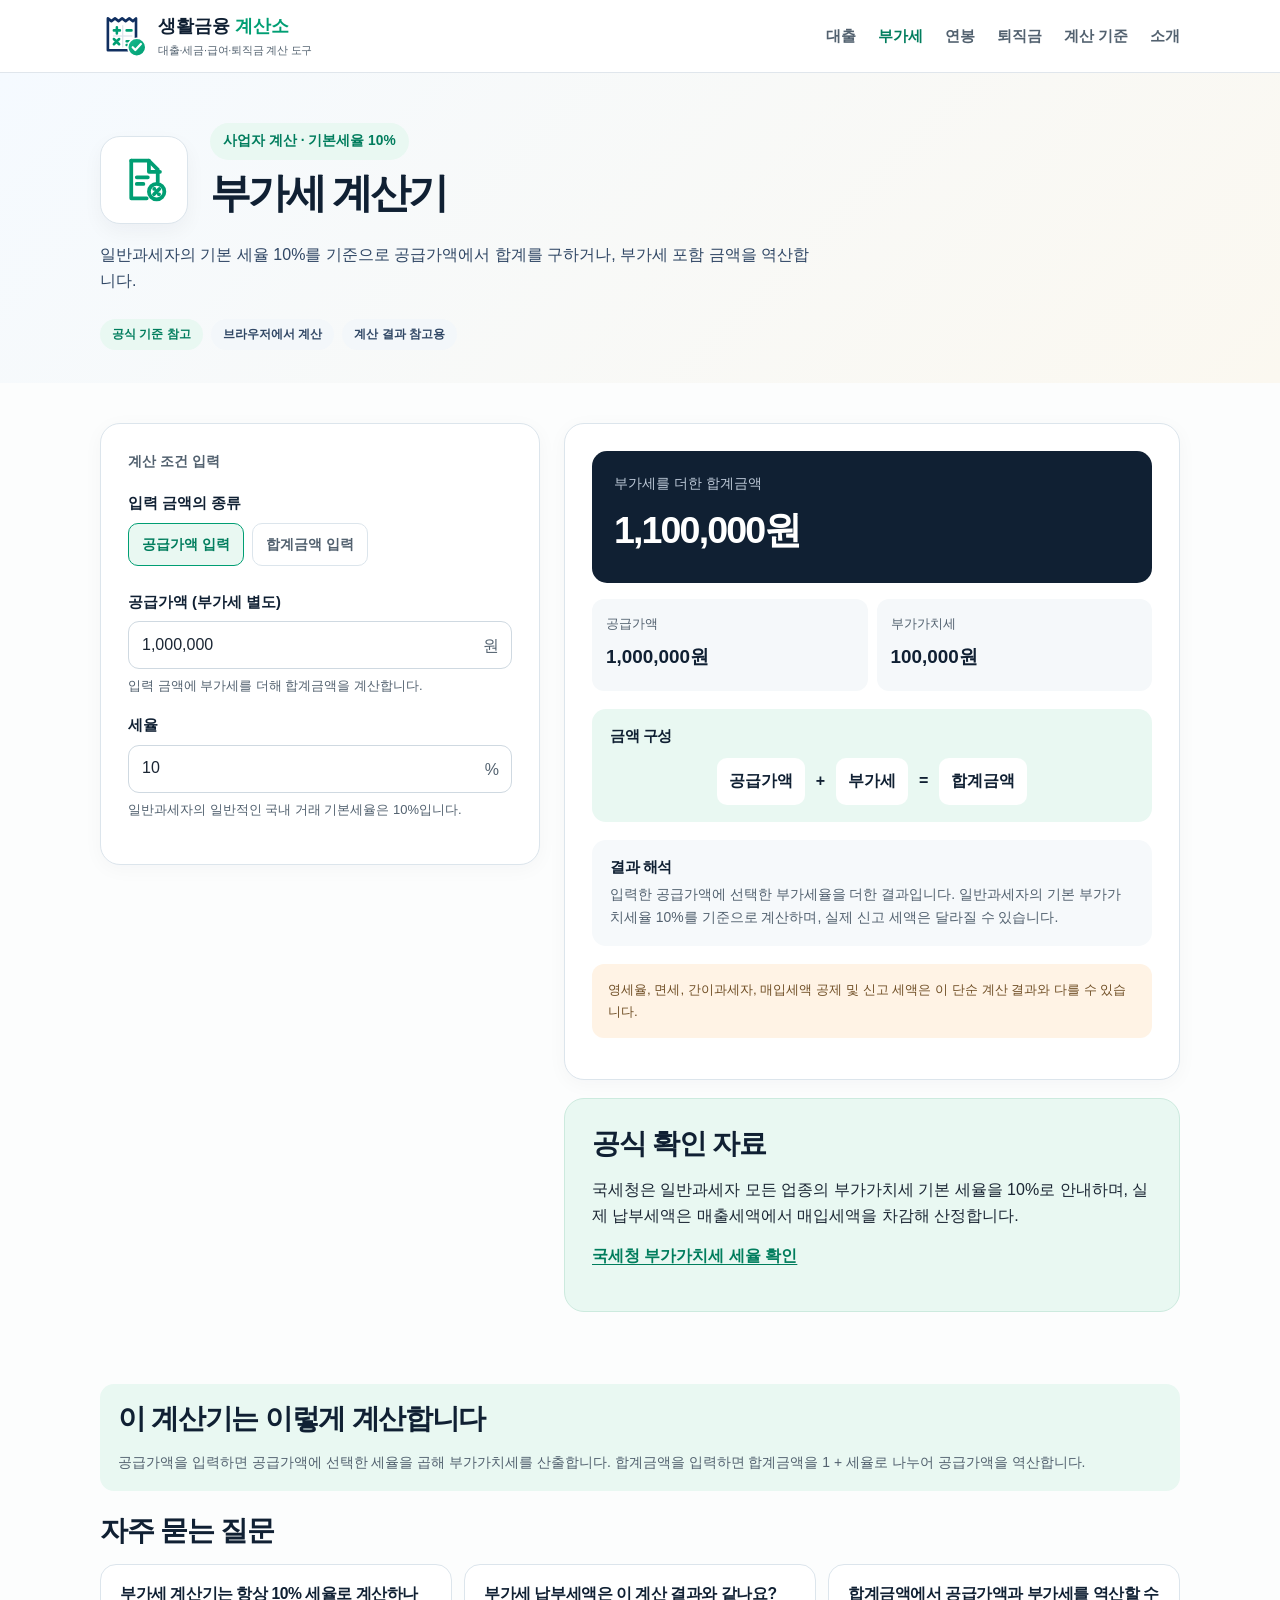
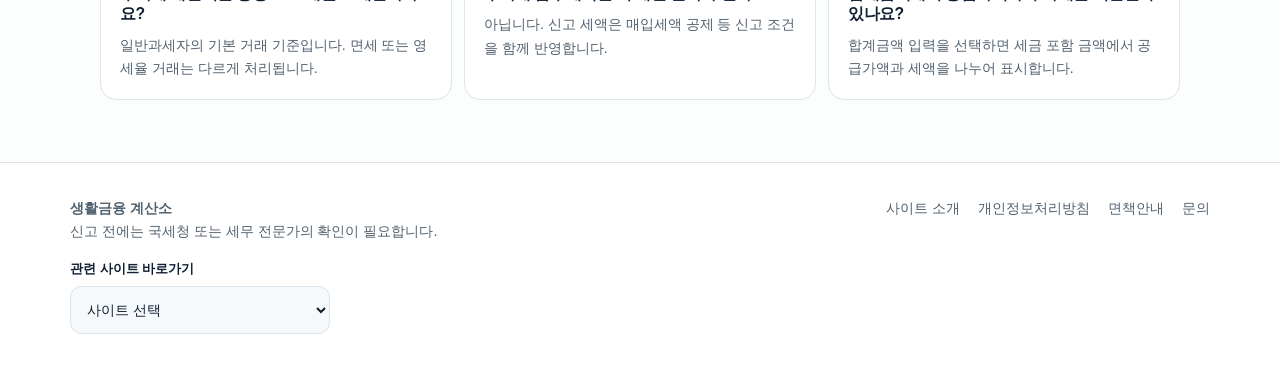
<file: vat.html>
<!doctype html>
<html lang="ko">
<head>
  <meta charset="utf-8">
  <meta name="viewport" content="width=device-width, initial-scale=1">
  <title>부가세 계산기 | 생활금융 계산소</title>
  <meta name="description" content="공급가액 또는 부가세 포함 합계금액에서 일반과세자의 부가가치세를 간편하게 계산합니다.">
  <link rel="icon" type="image/svg+xml" href="assets/favicon.svg?v=2">
  <link rel="stylesheet" href="assets/styles.css?v=9">
</head>
<body class="calculator-page">
  <header class="site-header">
    <nav class="nav container" aria-label="주요 메뉴">
      <a class="brand" href="index.html"><span class="brand-mark"><img src="assets/logo-mark.svg?v=2" alt=""></span><span class="brand-copy"><span class="brand-title">생활금융 <em>계산소</em></span><small>대출·세금·급여·퇴직금 계산 도구</small></span></a>
      <div class="nav-links">
        <a href="loan.html">대출</a><a href="vat.html" aria-current="page">부가세</a><a href="salary.html">연봉</a><a href="severance.html">퇴직금</a><a href="guide.html">계산 기준</a><a href="about.html">소개</a>
      </div>
    </nav>
  </header>
  <main>
    <section class="page-head compact">
      <div class="container">
        <div class="page-intro"><span class="page-icon"><svg class="icon-stroke"><use href="assets/icons.svg?v=2#vat"/></svg></span><div><span class="eyebrow">사업자 계산 · 기본세율 10%</span><h1>부가세 계산기</h1></div></div>
        <p>일반과세자의 기본 세율 10%를 기준으로 공급가액에서 합계를 구하거나, 부가세 포함 금액을 역산합니다.</p>
        <div class="trust-pills"><span class="trust-pill">공식 기준 참고</span><span class="trust-pill soft">브라우저에서 계산</span><span class="trust-pill soft">계산 결과 참고용</span></div>
      </div>
    </section>
    <div class="container calc-layout">
      <form class="panel" id="vat-form">
        <div class="panel-label">계산 조건 입력</div>
        <div class="field">
          <span class="field-label">입력 금액의 종류</span>
          <div class="choice-row">
            <label><input type="radio" name="vatMode" value="exclusive" checked><span>공급가액 입력</span></label>
            <label><input type="radio" name="vatMode" value="inclusive"><span>합계금액 입력</span></label>
          </div>
        </div>
        <div class="field">
          <label for="vat-amount" id="vat-amount-label">공급가액 (부가세 별도)</label>
          <div class="input-suffix"><input data-money id="vat-amount" value="1000000" inputmode="numeric"><span>원</span></div>
          <small id="vat-amount-hint">입력 금액에 부가세를 더해 합계금액을 계산합니다.</small>
        </div>
        <div class="field">
          <label for="vat-rate">세율</label>
          <div class="input-suffix"><input id="vat-rate" value="10" type="number" min="0" step="0.1"><span>%</span></div>
          <small>일반과세자의 일반적인 국내 거래 기본세율은 10%입니다.</small>
        </div>
      </form>
      <div>
        <section class="panel" aria-live="polite">
          <div class="result-box">
            <div class="caption" id="vat-result-caption">부가세를 더한 합계금액</div>
            <div class="big-result" id="vat-total">0원</div>
          </div>
          <div class="results">
            <div class="result-tile"><span>공급가액</span><strong id="vat-supply">0원</strong></div>
            <div class="result-tile"><span>부가가치세</span><strong id="vat-tax">0원</strong></div>
          </div>
          <div class="formula-box">
            <h3>금액 구성</h3>
            <div class="formula-line"><span>공급가액</span> + <span>부가세</span> = <span>합계금액</span></div>
          </div>
          <div class="analysis-box">
            <h3>결과 해석</h3>
            <p id="vat-mode-description">입력한 공급가액에 선택한 부가세율을 더한 결과입니다. 일반과세자의 기본 부가가치세율 10%를 기준으로 계산하며, 실제 신고 세액은 달라질 수 있습니다.</p>
          </div>
          <p class="notice warning">영세율, 면세, 간이과세자, 매입세액 공제 및 신고 세액은 이 단순 계산 결과와 다를 수 있습니다.</p>
        </section>
        <section class="panel criteria-panel">
          <h2>공식 확인 자료</h2>
          <p>국세청은 일반과세자 모든 업종의 부가가치세 기본 세율을 10%로 안내하며, 실제 납부세액은 매출세액에서 매입세액을 차감해 산정합니다.</p>
          <p><a class="text-link" href="https://www.nts.go.kr/nts/cm/cntnts/cntntsView.do?cntntsId=7696&mi=2275" target="_blank" rel="noopener">국세청 부가가치세 세율 확인</a></p>
        </section>
      </div>
    </div>
    <section class="container below-calc">
      <div class="formula-box">
        <h2>이 계산기는 이렇게 계산합니다</h2>
        <p>공급가액을 입력하면 공급가액에 선택한 세율을 곱해 부가가치세를 산출합니다. 합계금액을 입력하면 합계금액을 1 + 세율로 나누어 공급가액을 역산합니다.</p>
      </div>
      <div class="faq-section">
        <h2>자주 묻는 질문</h2>
        <div class="faq-grid">
          <article class="faq-card"><h3>부가세 계산기는 항상 10% 세율로 계산하나요?</h3><p>일반과세자의 기본 거래 기준입니다. 면세 또는 영세율 거래는 다르게 처리됩니다.</p></article>
          <article class="faq-card"><h3>부가세 납부세액은 이 계산 결과와 같나요?</h3><p>아닙니다. 신고 세액은 매입세액 공제 등 신고 조건을 함께 반영합니다.</p></article>
          <article class="faq-card"><h3>합계금액에서 공급가액과 부가세를 역산할 수 있나요?</h3><p>합계금액 입력을 선택하면 세금 포함 금액에서 공급가액과 세액을 나누어 표시합니다.</p></article>
        </div>
      </div>
    </section>
  </main>
  <footer class="site-footer"><div class="container footer-grid"><div class="footer-summary"><strong>생활금융 계산소</strong><br>신고 전에는 국세청 또는 세무 전문가의 확인이 필요합니다.<div class="family-site-switcher"><label><span>관련 사이트 바로가기</span><select data-family-site-select aria-label="관련 사이트 바로가기"><option value="">사이트 선택</option><option value="https://tools.dailychecklab.com/file-tools/">파일계산소</option><option value="https://bodyindexlab.com/">BodyIndexLab</option><option value="https://money.dailychecklab.com/">생활금융 계산소</option><option value="https://tools.dailychecklab.com/">생활계산소</option></select></label></div></div><div class="footer-links"><a href="about.html">사이트 소개</a><a href="privacy.html">개인정보처리방침</a><a href="disclaimer.html">면책안내</a><a href="contact.html">문의</a></div></div></footer>
  <script src="assets/app.js?v=4"></script>
</body>
</html>
</file>
<file: assets/styles.css>
:root {
  --navy: #102033;
  --navy-soft: #304765;
  --mint: #009e73;
  --mint-dark: #007d5d;
  --blue: #e9f4ff;
  --mint-bg: #e9f8f2;
  --sand: #fbf8f1;
  --white: #ffffff;
  --line: #dce5ec;
  --text: #1b2634;
  --muted: #52616f;
  --danger: #a33a42;
  --shadow: 0 16px 38px rgba(20, 34, 56, 0.08);
  font-family: Pretendard, "Noto Sans KR", "Malgun Gothic", Arial, sans-serif;
}

* {
  box-sizing: border-box;
}

html {
  scroll-behavior: smooth;
}

body {
  margin: 0;
  color: var(--text);
  background: #fcfdfd;
  line-height: 1.65;
}

a {
  color: inherit;
  text-decoration: none;
}

a.text-link {
  color: var(--mint-dark);
  font-weight: 700;
  text-decoration: underline;
  text-underline-offset: 3px;
}

.container {
  width: min(1140px, calc(100% - 40px));
  margin: 0 auto;
}

.site-header {
  position: sticky;
  top: 0;
  z-index: 20;
  border-bottom: 1px solid rgba(221, 228, 234, 0.9);
  background: rgba(255, 255, 255, 0.94);
  backdrop-filter: blur(12px);
}

.nav {
  min-height: 72px;
  display: flex;
  align-items: center;
  justify-content: space-between;
  gap: 24px;
}

.calculator-page .nav.container,
.calculator-page .page-head .container,
.calculator-page .below-calc {
  width: min(1080px, calc(100% - 40px));
}

.info-page .nav.container,
.info-page .page-head .container {
  width: min(1080px, calc(100% - 40px));
}

.brand {
  display: flex;
  align-items: center;
  gap: 10px;
  color: var(--navy);
  font-size: 1.12rem;
  font-weight: 800;
  white-space: nowrap;
}

.brand-mark {
  width: 48px;
  height: 48px;
  display: block;
  flex: none;
}

.brand-mark img {
  display: block;
  width: 100%;
  height: 100%;
}

.brand-copy {
  display: grid;
  gap: 1px;
}

.brand-title {
  color: var(--navy);
}

.brand-title em {
  color: var(--mint);
  font-style: normal;
}

.brand-copy small {
  color: var(--muted);
  font-size: 0.68rem;
  font-weight: 500;
  letter-spacing: -0.02em;
}

.nav-links {
  display: flex;
  align-items: center;
  gap: 22px;
  color: var(--muted);
  font-size: 0.94rem;
  font-weight: 600;
}

.nav-links a:hover,
.nav-links a[aria-current="page"] {
  color: var(--mint-dark);
}

.hero {
  padding: 70px 0 56px;
  background:
    radial-gradient(circle at 85% 12%, #ddf7ed 0, transparent 33%),
    linear-gradient(125deg, #f8fbff 0%, #fffdf8 100%);
}

.hero-grid {
  display: grid;
  grid-template-columns: minmax(320px, 1fr) 410px;
  gap: 48px;
  align-items: center;
}

.eyebrow {
  display: inline-flex;
  align-items: center;
  gap: 7px;
  margin-bottom: 16px;
  padding: 7px 13px;
  border-radius: 100px;
  background: var(--mint-bg);
  color: var(--mint-dark);
  font-size: 0.86rem;
  font-weight: 700;
}

h1,
h2,
h3 {
  margin-top: 0;
  color: var(--navy);
  line-height: 1.3;
}

h1 {
  margin-bottom: 18px;
  font-size: clamp(2.25rem, 4.4vw, 3.4rem);
  letter-spacing: -0.075em;
}

h2 {
  margin-bottom: 14px;
  font-size: clamp(1.42rem, 2.2vw, 1.85rem);
  letter-spacing: -0.045em;
}

h3 {
  margin-bottom: 9px;
  font-size: 1.08rem;
  letter-spacing: -0.03em;
}

p {
  margin: 0 0 14px;
}

.lead {
  max-width: 570px;
  margin-bottom: 27px;
  color: var(--navy-soft);
  font-size: 1.06rem;
}

.button-row {
  display: flex;
  flex-wrap: wrap;
  gap: 10px;
}

.btn {
  display: inline-flex;
  justify-content: center;
  align-items: center;
  min-height: 48px;
  padding: 0 22px;
  border: 1px solid transparent;
  border-radius: 13px;
  background: var(--mint);
  color: #fff;
  font-weight: 700;
  cursor: pointer;
  transition: 0.18s ease;
}

.btn:hover {
  transform: translateY(-1px);
  background: var(--mint-dark);
}

.btn-secondary {
  border-color: var(--line);
  background: white;
  color: var(--navy);
}

.btn-secondary:hover {
  background: #f4f7f8;
}

.hero-preview {
  overflow: hidden;
  border: 1px solid #e9edf0;
  border-radius: 24px;
  background: white;
  box-shadow: var(--shadow);
}

.trust-pills {
  display: flex;
  flex-wrap: wrap;
  gap: 8px;
  margin-top: 24px;
}

.trust-pill {
  display: inline-flex;
  align-items: center;
  min-height: 31px;
  padding: 0 12px;
  border-radius: 100px;
  background: var(--mint-bg);
  color: var(--mint-dark);
  font-size: 0.78rem;
  font-weight: 700;
}

.trust-pill.soft {
  background: #f3f7fa;
  color: var(--navy-soft);
}

.mini-stack {
  display: grid;
  gap: 10px;
  margin-top: 18px;
}

.mini-metric {
  display: flex;
  align-items: center;
  justify-content: space-between;
  gap: 12px;
  padding: 11px 13px;
  border-radius: 11px;
  background: #f6f9fb;
  color: var(--navy);
  font-size: 0.86rem;
  font-weight: 700;
}

.mini-metric i {
  display: block;
  flex: 1;
  width: auto;
  min-width: 34px;
  height: 7px;
  margin-right: auto;
  border-radius: 10px;
  background: #91c5ed;
}

.mini-metric.mint i {
  background: #67cbb1;
}

.mini-metric span,
.mini-metric b {
  white-space: nowrap;
}

.preview-top {
  padding: 22px 24px 14px;
  border-bottom: 1px solid #edf1f3;
  color: var(--muted);
  font-size: 0.84rem;
}

.preview-result {
  padding: 24px;
}

.preview-result strong {
  display: block;
  margin: 4px 0 18px;
  color: var(--mint-dark);
  font-size: 2.1rem;
  letter-spacing: -0.05em;
}

.preview-bars {
  display: grid;
  gap: 11px;
}

.bar {
  height: 12px;
  border-radius: 12px;
  background: #e9eff4;
}

.bar.mint {
  width: 71%;
  background: #16b78d;
}

.bar.blue {
  width: 48%;
  background: #9bc9ef;
}

.section {
  padding: 58px 0;
}

.section[id],
.info-content section[id] {
  scroll-margin-top: 88px;
}

.section.alt {
  background: var(--sand);
}

.section-head {
  max-width: 650px;
  margin-bottom: 30px;
}

.section-head p {
  color: var(--muted);
}

.tool-grid {
  display: grid;
  grid-template-columns: repeat(4, 1fr);
  gap: 16px;
}

.tool-card,
.article-card {
  border: 1px solid var(--line);
  border-radius: 18px;
  background: white;
  padding: 24px;
  transition: transform 0.18s, box-shadow 0.18s;
}

.tool-card:hover {
  transform: translateY(-3px);
  box-shadow: var(--shadow);
}

.tool-card .tag {
  display: inline-block;
  margin-bottom: 16px;
  padding: 4px 9px;
  border-radius: 7px;
  background: var(--blue);
  color: #2870ad;
  font-size: 0.76rem;
  font-weight: 700;
}

.tool-icon,
.page-icon,
.feature-icon {
  display: inline-grid;
  place-items: center;
  color: var(--mint);
  background: var(--mint-bg);
  border-radius: 14px;
}

.tool-icon {
  width: 52px;
  height: 52px;
  margin-bottom: 18px;
}

.tool-icon svg {
  width: 29px;
  height: 29px;
  display: block;
}

.tool-card:nth-child(2) .tool-icon {
  color: #2278c4;
  background: #ebf5ff;
}

.tool-card:nth-child(3) .tool-icon {
  color: #e97829;
  background: #fff1e6;
}

.tool-card:nth-child(4) .tool-icon {
  color: #7044ce;
  background: #f1eaff;
}

.icon-stroke {
  fill: none;
  stroke: currentColor;
  stroke-width: 1.7;
  stroke-linecap: round;
  stroke-linejoin: round;
}

.tool-card p {
  color: var(--muted);
  font-size: 0.93rem;
}

.tool-card .arrow {
  color: var(--mint-dark);
  font-weight: 700;
}

.feature-grid,
.article-grid {
  display: grid;
  grid-template-columns: repeat(3, 1fr);
  gap: 18px;
}

.feature {
  padding: 23px;
  border-radius: 16px;
  background: white;
}

.feature-icon {
  width: 45px;
  height: 45px;
  margin-bottom: 14px;
}

.feature-icon svg {
  width: 26px;
  height: 26px;
  display: block;
}

.feature p,
.article-card p {
  color: var(--muted);
  font-size: 0.94rem;
}

.page-head {
  padding: 50px 0 33px;
  background: linear-gradient(135deg, #f5faff, #fbf8f0);
}

.page-intro {
  display: flex;
  align-items: flex-end;
  gap: 22px;
  margin-bottom: 18px;
}

.page-intro .eyebrow {
  margin-bottom: 7px;
}

.page-icon {
  flex: none;
  width: 88px;
  height: 88px;
  background: white;
  border: 1px solid var(--line);
  border-radius: 20px;
  box-shadow: 0 8px 20px rgba(16, 32, 51, 0.045);
}

.page-icon svg {
  width: 53px;
  height: 53px;
  display: block;
}

.page-head.compact h1 {
  margin-bottom: 4px;
}

.page-head h1 {
  font-size: clamp(2rem, 3.2vw, 2.65rem);
}

.page-head p {
  max-width: 710px;
  color: var(--navy-soft);
}

.calc-layout {
  display: grid;
  width: min(1080px, calc(100% - 40px));
  grid-template-columns: minmax(310px, 440px) minmax(300px, 1fr);
  gap: 24px;
  align-items: start;
  padding: 40px 0 54px;
}

.panel {
  border: 1px solid var(--line);
  border-radius: 20px;
  background: white;
  padding: 27px;
  box-shadow: 0 4px 20px rgba(20, 34, 56, 0.035);
}

.panel + .panel {
  margin-top: 18px;
}

.panel-label {
  margin-bottom: 18px;
  color: var(--muted);
  font-size: 0.86rem;
  font-weight: 700;
}

.field {
  margin-bottom: 17px;
}

.field label,
.field-label {
  display: block;
  margin-bottom: 7px;
  color: var(--navy);
  font-size: 0.92rem;
  font-weight: 700;
}

.field small,
.hint {
  display: block;
  margin-top: 6px;
  color: var(--muted);
  font-size: 0.81rem;
}

input,
select {
  width: 100%;
  min-height: 48px;
  padding: 0 13px;
  border: 1px solid #cfd9e1;
  border-radius: 11px;
  background: white;
  color: var(--text);
  font: inherit;
}

input:focus,
select:focus {
  outline: 2px solid rgba(16, 163, 127, 0.22);
  border-color: var(--mint);
}

.input-suffix {
  position: relative;
}

.input-suffix input {
  padding-right: 40px;
}

.input-suffix span {
  position: absolute;
  top: 12px;
  right: 13px;
  color: var(--muted);
}

.choice-row {
  display: flex;
  flex-wrap: wrap;
  gap: 8px;
}

.choice-row label {
  cursor: pointer;
}

.choice-row input {
  position: absolute;
  opacity: 0;
  pointer-events: none;
}

.choice-row span {
  display: inline-flex;
  min-height: 43px;
  align-items: center;
  padding: 0 13px;
  border: 1px solid var(--line);
  border-radius: 10px;
  color: var(--muted);
  font-size: 0.88rem;
  font-weight: 700;
}

.choice-cards label {
  flex: 1;
  min-width: 113px;
}

.choice-cards span {
  min-height: 76px;
  padding: 12px 8px;
  justify-content: center;
  text-align: center;
}

.choice-row input:checked + span {
  border-color: var(--mint);
  background: var(--mint-bg);
  color: var(--mint-dark);
}

.result-box {
  margin-bottom: 16px;
  padding: 22px;
  border-radius: 15px;
  background: var(--navy);
  color: white;
}

.result-box .caption {
  color: #bcc8d7;
  font-size: 0.86rem;
}

.big-result {
  margin-top: 4px;
  font-size: clamp(1.8rem, 4vw, 2.35rem);
  font-weight: 800;
  letter-spacing: -0.05em;
}

.results {
  display: grid;
  grid-template-columns: repeat(2, 1fr);
  gap: 9px;
}

.result-tile {
  min-height: 92px;
  padding: 14px;
  border-radius: 12px;
  background: #f5f8fa;
}

.result-tile span {
  display: block;
  color: var(--muted);
  font-size: 0.8rem;
}

.result-tile strong {
  display: block;
  margin-top: 6px;
  color: var(--navy);
  font-size: 1.18rem;
}

.notice {
  margin-top: 18px;
  padding: 15px 16px;
  border-radius: 12px;
  background: #fff3e5;
  color: #704f26;
  font-size: 0.84rem;
}

.notice.warning {
  background: #fff3e5;
  color: #704f26;
}

.analysis-box,
.formula-box,
.flow-box {
  margin-top: 18px;
  padding: 17px 18px;
  border-radius: 14px;
  background: #f6f9fb;
}

.analysis-box h3,
.formula-box h3,
.flow-box h3 {
  margin-bottom: 6px;
  font-size: 0.96rem;
}

.analysis-box p,
.formula-box p,
.flow-box p {
  margin: 0;
  color: var(--muted);
  font-size: 0.87rem;
}

.formula-box {
  background: var(--mint-bg);
}

.criteria-panel {
  border-color: #cceade;
  background: var(--mint-bg);
  box-shadow: none;
}

.salary-result-panel .flow-box {
  padding: 14px 16px;
  background: #f8fafb;
}

.salary-result-panel .analysis-box {
  padding: 14px 16px;
  background: #f7fafc;
}

.salary-result-panel .flow-box h3,
.salary-result-panel .analysis-box h3 {
  font-size: 0.92rem;
}

.salary-result-panel .flow-box p,
.salary-result-panel .analysis-box p {
  font-size: 0.84rem;
}

.salary-result-panel .progress-group {
  margin-top: 16px;
  padding-top: 15px;
}

.salary-result-panel .progress-bar {
  height: 10px;
}

.salary-result-panel .step-flow span {
  padding: 9px 7px;
  font-size: 0.76rem;
}

.salary-summary {
  display: grid;
  gap: 8px;
  margin-top: 12px;
}

.salary-summary p {
  display: flex;
  justify-content: space-between;
  gap: 14px;
  padding: 8px 10px;
  border-radius: 9px;
  background: white;
}

.salary-summary strong {
  color: var(--navy);
  font-size: 0.82rem;
}

.salary-summary span {
  color: var(--muted);
  font-size: 0.8rem;
  font-weight: 700;
  text-align: right;
}

.formula-line {
  display: flex;
  align-items: center;
  justify-content: center;
  gap: 11px;
  margin-top: 12px;
  color: var(--navy);
  font-weight: 800;
}

.formula-line span {
  padding: 10px 12px;
  border-radius: 10px;
  background: white;
}

.progress-group {
  margin-top: 20px;
  padding-top: 18px;
  border-top: 1px solid var(--line);
}

.progress-head {
  display: flex;
  justify-content: space-between;
  gap: 12px;
  margin-bottom: 10px;
  color: var(--navy);
  font-size: 0.91rem;
  font-weight: 700;
}

.progress-bar {
  display: flex;
  overflow: hidden;
  height: 14px;
  border-radius: 999px;
  background: #e9eff4;
}

.progress-bar span {
  display: block;
  height: 100%;
}

.progress-bar .principal {
  background: #3fb38b;
}

.progress-bar .interest,
.progress-bar .deduction {
  background: #3886dd;
}

.progress-legend {
  display: flex;
  justify-content: space-between;
  gap: 10px;
  margin-top: 9px;
  color: var(--muted);
  font-size: 0.82rem;
}

.step-flow {
  display: grid;
  grid-template-columns: repeat(4, 1fr);
  gap: 8px;
  margin-top: 12px;
}

.step-flow span {
  position: relative;
  padding: 11px 8px;
  border-radius: 10px;
  background: white;
  color: var(--navy-soft);
  font-size: 0.78rem;
  font-weight: 700;
  text-align: center;
}

.status-badge {
  display: inline-flex;
  align-items: center;
  padding: 7px 12px;
  border-radius: 999px;
  background: var(--mint-bg);
  color: var(--mint-dark);
  font-size: 0.83rem;
  font-weight: 700;
}

.status-badge.ineligible {
  background: #fff3e5;
  color: #8a5b1f;
}

.below-calc {
  padding: 0 0 62px;
}

.faq-section {
  margin-top: 22px;
}

.faq-grid {
  display: grid;
  grid-template-columns: repeat(3, 1fr);
  gap: 12px;
}

.faq-card {
  padding: 19px;
  border: 1px solid var(--line);
  border-radius: 16px;
  background: white;
}

.faq-card h3 {
  font-size: 0.98rem;
}

.faq-card p {
  margin: 0;
  color: var(--muted);
  font-size: 0.88rem;
}

.source-card {
  padding: 16px 18px;
  border: 1px solid #cceade;
  border-radius: 13px;
  background: var(--mint-bg);
}

.source-card p {
  margin-bottom: 6px;
}

.principle-grid {
  display: grid;
  grid-template-columns: repeat(3, 1fr);
  gap: 13px;
  margin: 18px 0;
}

.principle-card {
  padding: 21px;
  border: 1px solid var(--line);
  border-radius: 16px;
  background: white;
}

.principle-card h3 {
  margin-top: 12px;
}

.highlight-card {
  padding: 23px;
  border: 1px solid #cceade;
  border-radius: 18px;
  background: var(--mint-bg);
}

.info-content {
  max-width: 800px;
  padding: 44px 0 65px;
}

.info-content section {
  margin-bottom: 36px;
}

.info-content h2 .tool-icon {
  width: 39px;
  height: 39px;
  margin: 0 8px 0 0;
  vertical-align: middle;
}

.info-content h2 .tool-icon svg {
  width: 23px;
  height: 23px;
}

.info-content p,
.info-content li {
  color: #394b5d;
}

.clean-list {
  margin: 12px 0;
  padding-left: 21px;
}

.clean-list li {
  margin-bottom: 8px;
}

.table-wrap {
  overflow: auto;
  margin: 15px 0;
}

table {
  width: 100%;
  border-collapse: collapse;
  font-size: 0.92rem;
}

th,
td {
  padding: 12px 13px;
  border-bottom: 1px solid var(--line);
  text-align: left;
}

th {
  background: #f3f7f8;
  color: var(--navy);
}

.site-footer {
  padding: 34px 0;
  border-top: 1px solid var(--line);
  background: #fff;
  color: var(--muted);
  font-size: 0.88rem;
}

.footer-grid {
  display: flex;
  justify-content: space-between;
  gap: 24px;
}

.footer-summary {
  max-width: 420px;
}

.family-site-switcher {
  margin-top: 14px;
}

.family-site-switcher label {
  display: grid;
  gap: 7px;
  max-width: 260px;
}

.family-site-switcher span {
  color: var(--navy);
  font-size: 0.82rem;
  font-weight: 800;
}

.family-site-switcher select {
  width: 100%;
  border: 1px solid var(--line);
  border-radius: 11px;
  background: #f6f9fb;
  color: var(--navy);
  font: inherit;
  font-size: 0.86rem;
  padding: 10px 12px;
}

.footer-links {
  display: flex;
  flex-wrap: wrap;
  gap: 18px;
}

@media (max-width: 920px) {
  .hero-grid,
  .calc-layout {
    grid-template-columns: 1fr;
  }

  .hero-preview {
    max-width: 480px;
    margin-top: 6px;
  }

  .calc-layout {
    gap: 18px;
    padding: 30px 0 46px;
  }

  .tool-grid {
    grid-template-columns: repeat(2, 1fr);
  }

  .feature-grid,
  .article-grid,
  .faq-grid,
  .principle-grid {
    grid-template-columns: 1fr;
  }

  .nav-links {
    display: none;
  }

  .brand-copy small {
    display: none;
  }

  .brand-mark {
    width: 44px;
    height: 44px;
  }

  .footer-grid {
    flex-direction: column;
  }
}

@media (max-width: 580px) {
  .container {
    width: min(100% - 28px, 1140px);
  }

  .calculator-page .nav.container,
  .calculator-page .page-head .container,
  .calculator-page .below-calc {
    width: min(100% - 28px, 1080px);
  }

  .info-page .nav.container,
  .info-page .page-head .container {
    width: min(100% - 28px, 1080px);
  }

  .hero,
  .section {
    padding: 42px 0;
  }

  .hero-grid {
    gap: 30px;
  }

  .calc-layout {
    width: min(100% - 28px, 1080px);
    gap: 14px;
    padding: 24px 0 38px;
  }

  .tool-grid,
  .results {
    grid-template-columns: 1fr;
  }

  .page-intro {
    align-items: flex-end;
    gap: 14px;
  }

  .page-icon {
    width: 64px;
    height: 64px;
    border-radius: 16px;
  }

  .page-icon svg {
    width: 38px;
    height: 38px;
  }

  .step-flow {
    grid-template-columns: repeat(2, 1fr);
  }

  .salary-summary p {
    display: grid;
    gap: 3px;
  }

  .salary-summary span {
    text-align: left;
  }

  .panel {
    padding: 20px;
  }

  .footer-grid {
    flex-direction: column;
  }
}
</file>
